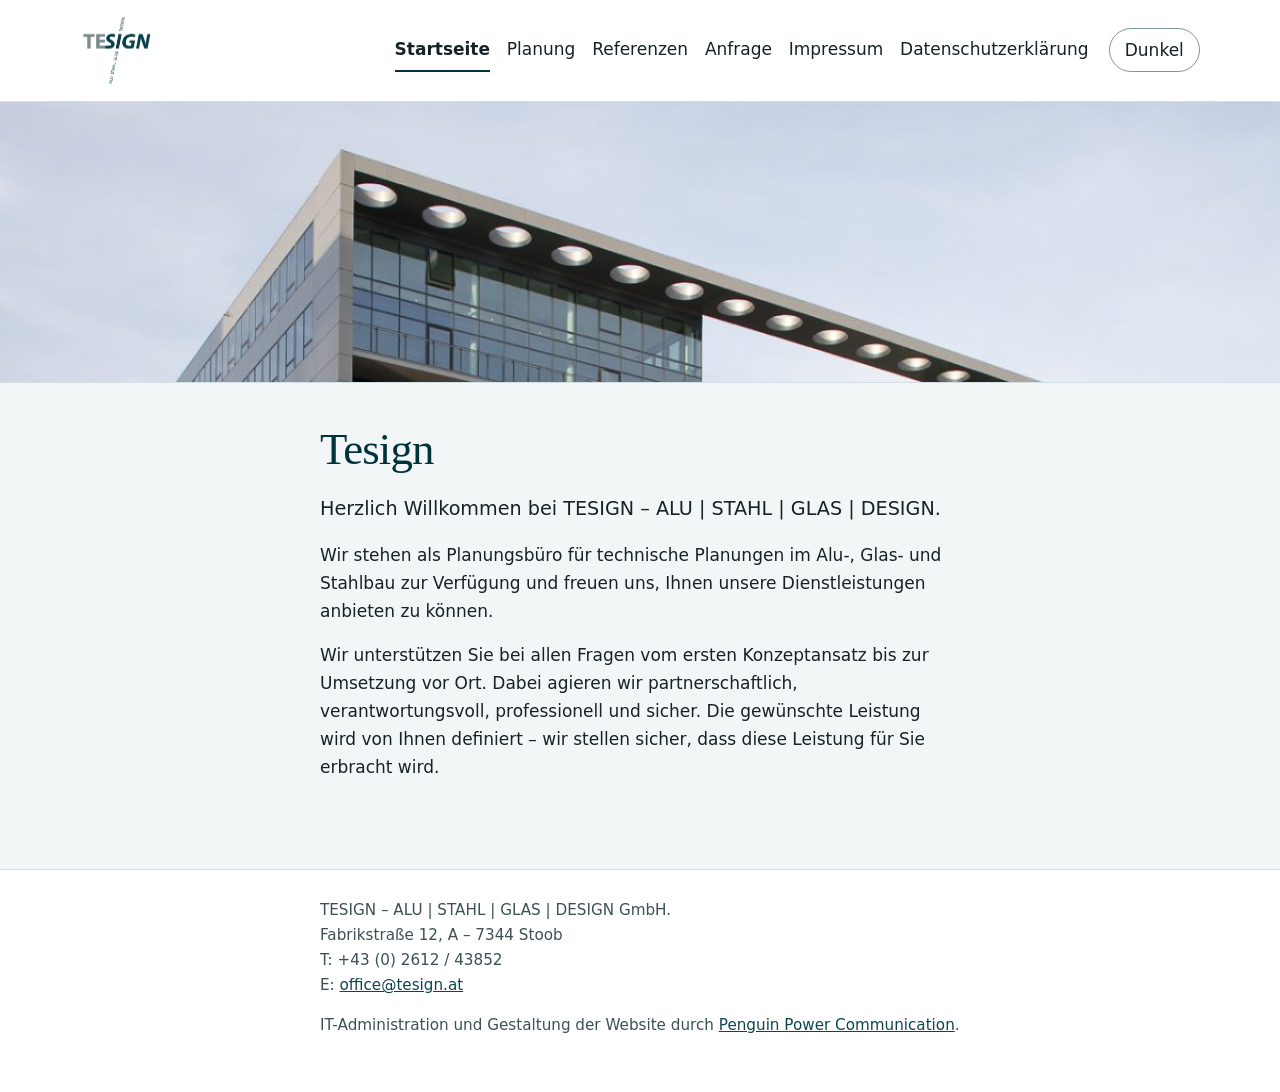
<file: index.html>
<!DOCTYPE html>
<html lang="de">
<head>
  <meta charset="utf-8">
  <meta name="viewport" content="width=device-width, initial-scale=1">
  <meta name="referrer" content="strict-origin-when-cross-origin">
  <meta http-equiv="Content-Security-Policy" content="default-src 'self'; script-src 'self'; style-src 'self'; img-src 'self'; font-src 'self'; connect-src 'self'; media-src 'none'; object-src 'none'; base-uri 'self'; form-action 'none'; frame-src 'none'">
  <title>Tesign – Alu Stahl Glas Design</title>
  <meta name="description" content="Planungsbüro für technische Planungen im Alu-, Glas- und Stahlbau.">
  <link rel="icon" href="bilder/favicon.png" type="image/png">
  <script src="theme.js"></script>
  <link rel="stylesheet" href="styles.css">
</head>
<body>
  <a class="skip" href="#inhalt">Zum Inhalt</a>
  <header class="site-header">
    <div class="header-inner">
      <a class="brand" href="index.html">
        <img class="logo-light" src="bilder/logo.jpg" width="591" height="591" alt="Tesign. Alu, Stahl, Glas, Design.">
        <img class="logo-dark" src="bilder/logo-dark.png" width="591" height="591" alt="Tesign. Alu, Stahl, Glas, Design.">
      </a>
      <div class="header-tools">
        <nav aria-label="Hauptnavigation">
          <ul class="nav-list">
            <li><a href="index.html" aria-current="page">Startseite</a></li>
            <li><a href="planung.html">Planung</a></li>
            <li><a href="referenzen.html">Referenzen</a></li>
            <li><a href="anfrage.html">Anfrage</a></li>
            <li><a href="impressum.html">Impressum</a></li>
            <li><a href="datenschutz.html">Datenschutzerklärung</a></li>
          </ul>
        </nav>
        <button type="button" class="theme-toggle" id="theme-toggle" aria-pressed="false" aria-label="Dunkles Design verwenden">Dunkel</button>
      </div>
    </div>
  </header>
  <noscript><p class="noscript">Ohne JavaScript folgt die Darstellung der Einstellung Ihres Systems.</p></noscript>
  <main id="inhalt">
  <figure class="banner">
    <img src="bilder/start.jpg" width="1200" height="263" alt="Glasfassade eines Gebäudes mit runden Öffnungen in der Dachuntersicht.">
  </figure>
  <div class="wrap prose">
    <h1>Tesign</h1>
    <p class="lead">Herzlich Willkommen bei TESIGN – ALU | STAHL | GLAS | DESIGN.</p>
    <p>Wir stehen als Planungsbüro für technische Planungen im Alu-, Glas- und Stahlbau zur Verfügung und freuen uns, Ihnen unsere Dienstleistungen anbieten zu können.</p>
    <p>Wir unterstützen Sie bei allen Fragen vom ersten Konzeptansatz bis zur Umsetzung vor Ort. Dabei agieren wir partnerschaftlich, verantwortungsvoll, professionell und sicher. Die gewünschte Leistung wird von Ihnen definiert – wir stellen sicher, dass diese Leistung für Sie erbracht wird.</p>
  </div>
  </main>
  <footer class="site-footer">
    <div class="wrap">
      <p>TESIGN – ALU | STAHL | GLAS | DESIGN GmbH.<br>
        Fabrikstraße 12, A – 7344 Stoob<br>
        T: +43 (0) 2612 / 43852<br>
        E: <a href="mailto:office@tesign.at">office@tesign.at</a></p>
      <p class="credit">IT-Administration und Gestaltung der Website durch <a href="https://ppc.at">Penguin Power Communication</a>.</p>
    </div>
  </footer>
</body>
</html>
</file>
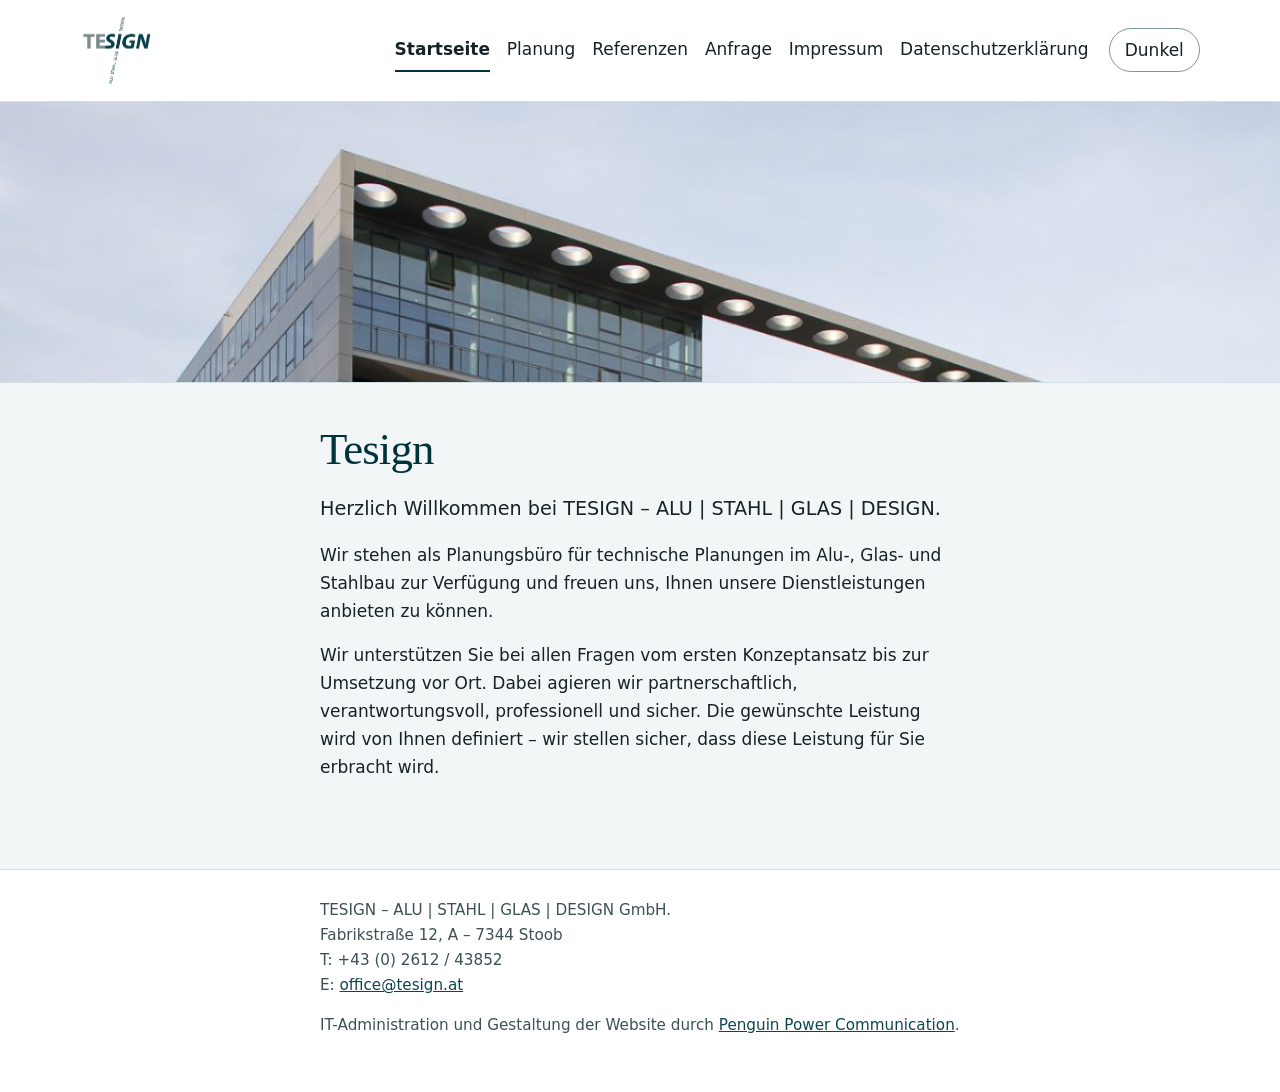
<file: theweb/index.html>
<!DOCTYPE html>
<html lang="de">
<head>
  <meta charset="utf-8">
  <meta name="viewport" content="width=device-width, initial-scale=1">
  <meta name="referrer" content="strict-origin-when-cross-origin">
  <meta http-equiv="Content-Security-Policy" content="default-src 'self'; script-src 'self'; style-src 'self'; img-src 'self'; font-src 'self'; connect-src 'self'; media-src 'none'; object-src 'none'; child-src 'none'; worker-src 'none'; manifest-src 'none'; base-uri 'self'; form-action 'none'; frame-src 'none'; upgrade-insecure-requests">
  <meta http-equiv="X-Content-Type-Options" content="nosniff">
  <title>Tesign – Alu Stahl Glas Design</title>
  <meta name="description" content="Planungsbüro für technische Planungen im Alu-, Glas- und Stahlbau.">
  <link rel="icon" href="bilder/favicon.png" type="image/png">
  <script src="theme.js"></script>
  <link rel="stylesheet" href="styles.css">
</head>
<body>
  <a class="skip" href="#inhalt">Zum Inhalt</a>
  <header class="site-header">
    <div class="header-inner">
      <a class="brand" href="index.html">
        <img class="logo-light" src="bilder/logo.jpg" width="591" height="591" alt="Tesign. Alu, Stahl, Glas, Design.">
        <img class="logo-dark" src="bilder/logo-dark.png" width="591" height="591" alt="Tesign. Alu, Stahl, Glas, Design.">
      </a>
      <div class="header-tools">
        <nav aria-label="Hauptnavigation">
          <ul class="nav-list">
            <li><a href="index.html" aria-current="page">Startseite</a></li>
            <li><a href="planung.html">Planung</a></li>
            <li><a href="referenzen.html">Referenzen</a></li>
            <li><a href="anfrage.html">Anfrage</a></li>
            <li><a href="impressum.html">Impressum</a></li>
            <li><a href="datenschutz.html">Datenschutzerklärung</a></li>
          </ul>
        </nav>
        <button type="button" class="theme-toggle" id="theme-toggle" aria-pressed="false" aria-label="Dunkles Design verwenden">Dunkel</button>
      </div>
    </div>
  </header>
  <noscript><p class="noscript">Ohne JavaScript folgt die Darstellung der Einstellung Ihres Systems.</p></noscript>
  <main id="inhalt">
  <figure class="banner">
    <img src="bilder/start.jpg" width="1200" height="263" alt="Glasfassade eines Gebäudes mit runden Öffnungen in der Dachuntersicht.">
  </figure>
  <div class="wrap prose">
    <h1>Tesign</h1>
    <p class="lead">Herzlich Willkommen bei TESIGN – ALU | STAHL | GLAS | DESIGN.</p>
    <p>Wir stehen als Planungsbüro für technische Planungen im Alu-, Glas- und Stahlbau zur Verfügung und freuen uns, Ihnen unsere Dienstleistungen anbieten zu können.</p>
    <p>Wir unterstützen Sie bei allen Fragen vom ersten Konzeptansatz bis zur Umsetzung vor Ort. Dabei agieren wir partnerschaftlich, verantwortungsvoll, professionell und sicher. Die gewünschte Leistung wird von Ihnen definiert – wir stellen sicher, dass diese Leistung für Sie erbracht wird.</p>
  </div>
  </main>
  <footer class="site-footer">
    <div class="wrap">
      <p>TESIGN – ALU | STAHL | GLAS | DESIGN GmbH.<br>
        Fabrikstraße 12, A – 7344 Stoob<br>
        T: +43 (0) 2612 / 43852<br>
        E: <a href="mailto:office@tesign.at">office@tesign.at</a></p>
      <p class="credit">IT-Administration und Gestaltung der Website durch <a href="https://ppc.at" rel="noopener noreferrer" referrerpolicy="strict-origin-when-cross-origin">Penguin Power Communication</a>.</p>
    </div>
  </footer>
</body>
</html>
</file>
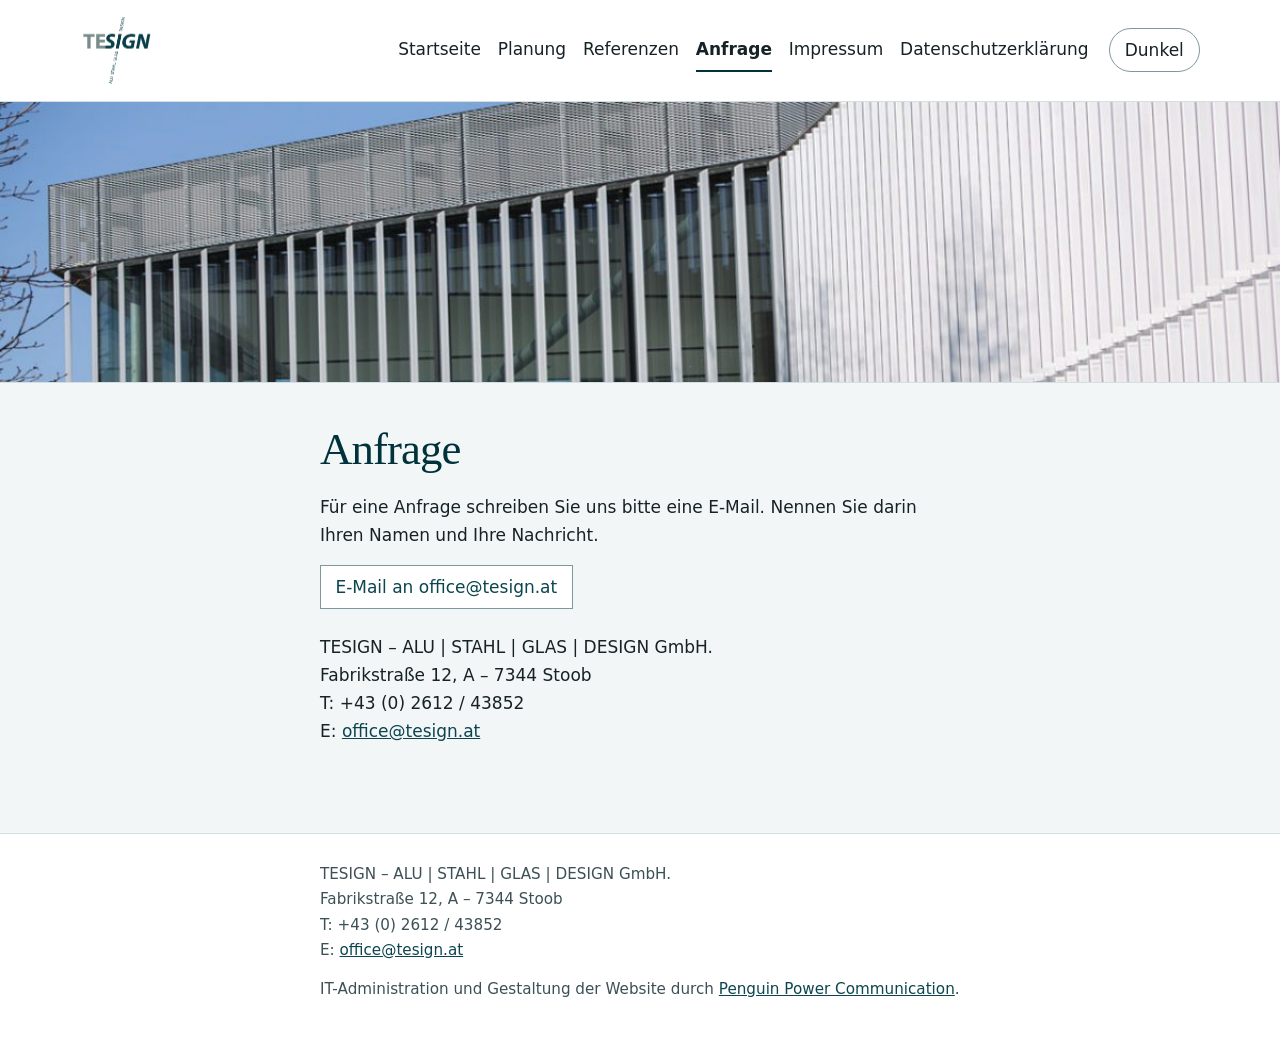
<file: anfrage.html>
<!DOCTYPE html>
<html lang="de">
<head>
  <meta charset="utf-8">
  <meta name="viewport" content="width=device-width, initial-scale=1">
  <meta name="referrer" content="strict-origin-when-cross-origin">
  <meta http-equiv="Content-Security-Policy" content="default-src 'self'; script-src 'self'; style-src 'self'; img-src 'self'; font-src 'self'; connect-src 'self'; media-src 'none'; object-src 'none'; base-uri 'self'; form-action 'none'; frame-src 'none'">
  <title>Anfrage – Tesign</title>
  <meta name="description" content="Planungsbüro für technische Planungen im Alu-, Glas- und Stahlbau.">
  <link rel="icon" href="bilder/favicon.png" type="image/png">
  <script src="theme.js"></script>
  <link rel="stylesheet" href="styles.css">
</head>
<body>
  <a class="skip" href="#inhalt">Zum Inhalt</a>
  <header class="site-header">
    <div class="header-inner">
      <a class="brand" href="index.html">
        <img class="logo-light" src="bilder/logo.jpg" width="591" height="591" alt="Tesign. Alu, Stahl, Glas, Design.">
        <img class="logo-dark" src="bilder/logo-dark.png" width="591" height="591" alt="Tesign. Alu, Stahl, Glas, Design.">
      </a>
      <div class="header-tools">
        <nav aria-label="Hauptnavigation">
          <ul class="nav-list">
            <li><a href="index.html">Startseite</a></li>
            <li><a href="planung.html">Planung</a></li>
            <li><a href="referenzen.html">Referenzen</a></li>
            <li><a href="anfrage.html" aria-current="page">Anfrage</a></li>
            <li><a href="impressum.html">Impressum</a></li>
            <li><a href="datenschutz.html">Datenschutzerklärung</a></li>
          </ul>
        </nav>
        <button type="button" class="theme-toggle" id="theme-toggle" aria-pressed="false" aria-label="Dunkles Design verwenden">Dunkel</button>
      </div>
    </div>
  </header>
  <noscript><p class="noscript">Ohne JavaScript folgt die Darstellung der Einstellung Ihres Systems.</p></noscript>
  <main id="inhalt">
  <figure class="banner">
    <img src="bilder/anfrage.jpg" width="1200" height="263" alt="Fassade mit Glas, vertikalen Metalllamellen und Lochblech.">
  </figure>
  <div class="wrap prose">
    <h1>Anfrage</h1>
    <p>Für eine Anfrage schreiben Sie uns bitte eine E-Mail. Nennen Sie darin Ihren Namen und Ihre Nachricht.</p>
    <p><a class="mail-link" href="mailto:office@tesign.at?subject=Anfrage%20an%20Tesign&amp;body=Name%3A%0A%0ANachricht%3A%0A">E-Mail an office@tesign.at</a></p>
    <address class="contact-block">
      TESIGN – ALU | STAHL | GLAS | DESIGN GmbH.<br>
      Fabrikstraße 12, A – 7344 Stoob<br>
      T: +43 (0) 2612 / 43852<br>
      E: <a href="mailto:office@tesign.at">office@tesign.at</a>
    </address>
  </div>
  </main>
  <footer class="site-footer">
    <div class="wrap">
      <p>TESIGN – ALU | STAHL | GLAS | DESIGN GmbH.<br>
        Fabrikstraße 12, A – 7344 Stoob<br>
        T: +43 (0) 2612 / 43852<br>
        E: <a href="mailto:office@tesign.at">office@tesign.at</a></p>
      <p class="credit">IT-Administration und Gestaltung der Website durch <a href="https://ppc.at">Penguin Power Communication</a>.</p>
    </div>
  </footer>
</body>
</html>
</file>
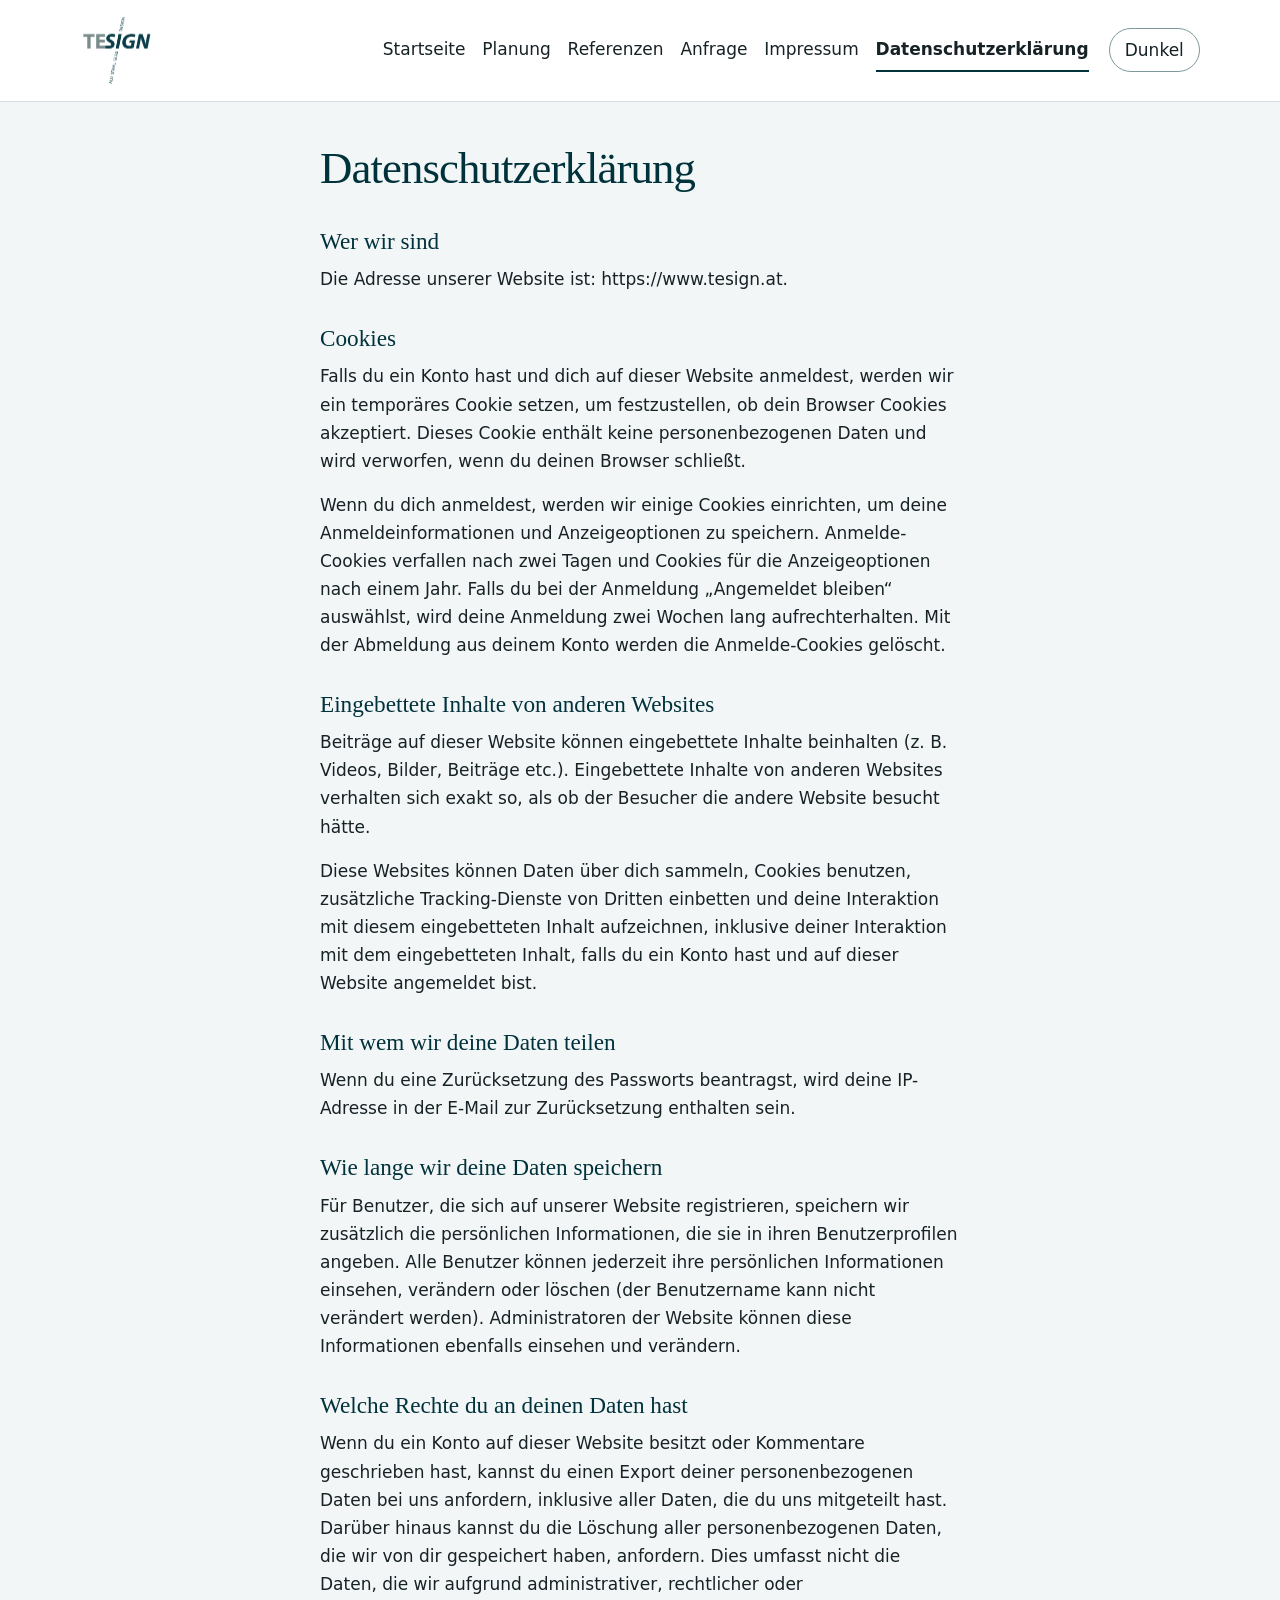
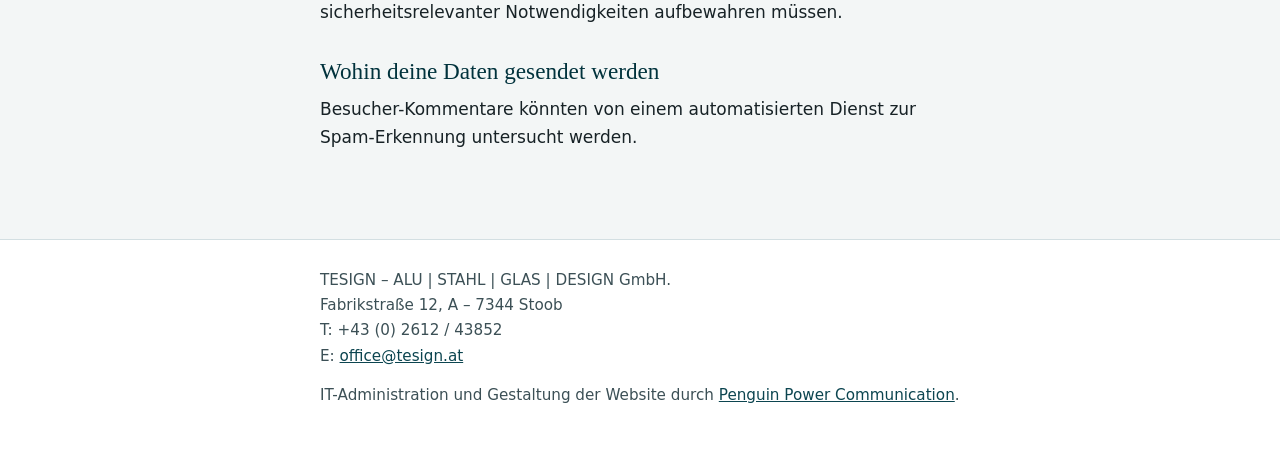
<file: datenschutz.html>
<!DOCTYPE html>
<html lang="de">
<head>
  <meta charset="utf-8">
  <meta name="viewport" content="width=device-width, initial-scale=1">
  <meta name="referrer" content="strict-origin-when-cross-origin">
  <meta http-equiv="Content-Security-Policy" content="default-src 'self'; script-src 'self'; style-src 'self'; img-src 'self'; font-src 'self'; connect-src 'self'; media-src 'none'; object-src 'none'; base-uri 'self'; form-action 'none'; frame-src 'none'">
  <title>Datenschutzerklärung – Tesign</title>
  <meta name="description" content="Datenschutzerklärung der Website tesign.at.">
  <link rel="icon" href="bilder/favicon.png" type="image/png">
  <script src="theme.js"></script>
  <link rel="stylesheet" href="styles.css">
</head>
<body>
  <a class="skip" href="#inhalt">Zum Inhalt</a>
  <header class="site-header">
    <div class="header-inner">
      <a class="brand" href="index.html">
        <img class="logo-light" src="bilder/logo.jpg" width="591" height="591" alt="Tesign. Alu, Stahl, Glas, Design.">
        <img class="logo-dark" src="bilder/logo-dark.png" width="591" height="591" alt="Tesign. Alu, Stahl, Glas, Design.">
      </a>
      <div class="header-tools">
        <nav aria-label="Hauptnavigation">
          <ul class="nav-list">
            <li><a href="index.html">Startseite</a></li>
            <li><a href="planung.html">Planung</a></li>
            <li><a href="referenzen.html">Referenzen</a></li>
            <li><a href="anfrage.html">Anfrage</a></li>
            <li><a href="impressum.html">Impressum</a></li>
            <li><a href="datenschutz.html" aria-current="page">Datenschutzerklärung</a></li>
          </ul>
        </nav>
        <button type="button" class="theme-toggle" id="theme-toggle" aria-pressed="false" aria-label="Dunkles Design verwenden">Dunkel</button>
      </div>
    </div>
  </header>
  <noscript><p class="noscript">Ohne JavaScript folgt die Darstellung der Einstellung Ihres Systems.</p></noscript>
  <main id="inhalt">
  <div class="wrap prose">
    <h1>Datenschutzerklärung</h1>
    <h2>Wer wir sind</h2>
    <p>Die Adresse unserer Website ist: https://www.tesign.at.</p>
    <h2>Cookies</h2>
    <p>Falls du ein Konto hast und dich auf dieser Website anmeldest, werden wir ein temporäres Cookie setzen, um festzustellen, ob dein Browser Cookies akzeptiert. Dieses Cookie enthält keine personenbezogenen Daten und wird verworfen, wenn du deinen Browser schließt.</p>
    <p>Wenn du dich anmeldest, werden wir einige Cookies einrichten, um deine Anmeldeinformationen und Anzeigeoptionen zu speichern. Anmelde-Cookies verfallen nach zwei Tagen und Cookies für die Anzeigeoptionen nach einem Jahr. Falls du bei der Anmeldung „Angemeldet bleiben“ auswählst, wird deine Anmeldung zwei Wochen lang aufrechterhalten. Mit der Abmeldung aus deinem Konto werden die Anmelde-Cookies gelöscht.</p>
    <h2>Eingebettete Inhalte von anderen Websites</h2>
    <p>Beiträge auf dieser Website können eingebettete Inhalte beinhalten (z. B. Videos, Bilder, Beiträge etc.). Eingebettete Inhalte von anderen Websites verhalten sich exakt so, als ob der Besucher die andere Website besucht hätte.</p>
    <p>Diese Websites können Daten über dich sammeln, Cookies benutzen, zusätzliche Tracking-Dienste von Dritten einbetten und deine Interaktion mit diesem eingebetteten Inhalt aufzeichnen, inklusive deiner Interaktion mit dem eingebetteten Inhalt, falls du ein Konto hast und auf dieser Website angemeldet bist.</p>
    <h2>Mit wem wir deine Daten teilen</h2>
    <p>Wenn du eine Zurücksetzung des Passworts beantragst, wird deine IP-Adresse in der E-Mail zur Zurücksetzung enthalten sein.</p>
    <h2>Wie lange wir deine Daten speichern</h2>
    <p>Für Benutzer, die sich auf unserer Website registrieren, speichern wir zusätzlich die persönlichen Informationen, die sie in ihren Benutzerprofilen angeben. Alle Benutzer können jederzeit ihre persönlichen Informationen einsehen, verändern oder löschen (der Benutzername kann nicht verändert werden). Administratoren der Website können diese Informationen ebenfalls einsehen und verändern.</p>
    <h2>Welche Rechte du an deinen Daten hast</h2>
    <p>Wenn du ein Konto auf dieser Website besitzt oder Kommentare geschrieben hast, kannst du einen Export deiner personenbezogenen Daten bei uns anfordern, inklusive aller Daten, die du uns mitgeteilt hast. Darüber hinaus kannst du die Löschung aller personenbezogenen Daten, die wir von dir gespeichert haben, anfordern. Dies umfasst nicht die Daten, die wir aufgrund administrativer, rechtlicher oder sicherheitsrelevanter Notwendigkeiten aufbewahren müssen.</p>
    <h2>Wohin deine Daten gesendet werden</h2>
    <p>Besucher-Kommentare könnten von einem automatisierten Dienst zur Spam-Erkennung untersucht werden.</p>
  </div>
  </main>
  <footer class="site-footer">
    <div class="wrap">
      <p>TESIGN – ALU | STAHL | GLAS | DESIGN GmbH.<br>
        Fabrikstraße 12, A – 7344 Stoob<br>
        T: +43 (0) 2612 / 43852<br>
        E: <a href="mailto:office@tesign.at">office@tesign.at</a></p>
      <p class="credit">IT-Administration und Gestaltung der Website durch <a href="https://ppc.at">Penguin Power Communication</a>.</p>
    </div>
  </footer>
</body>
</html>
</file>
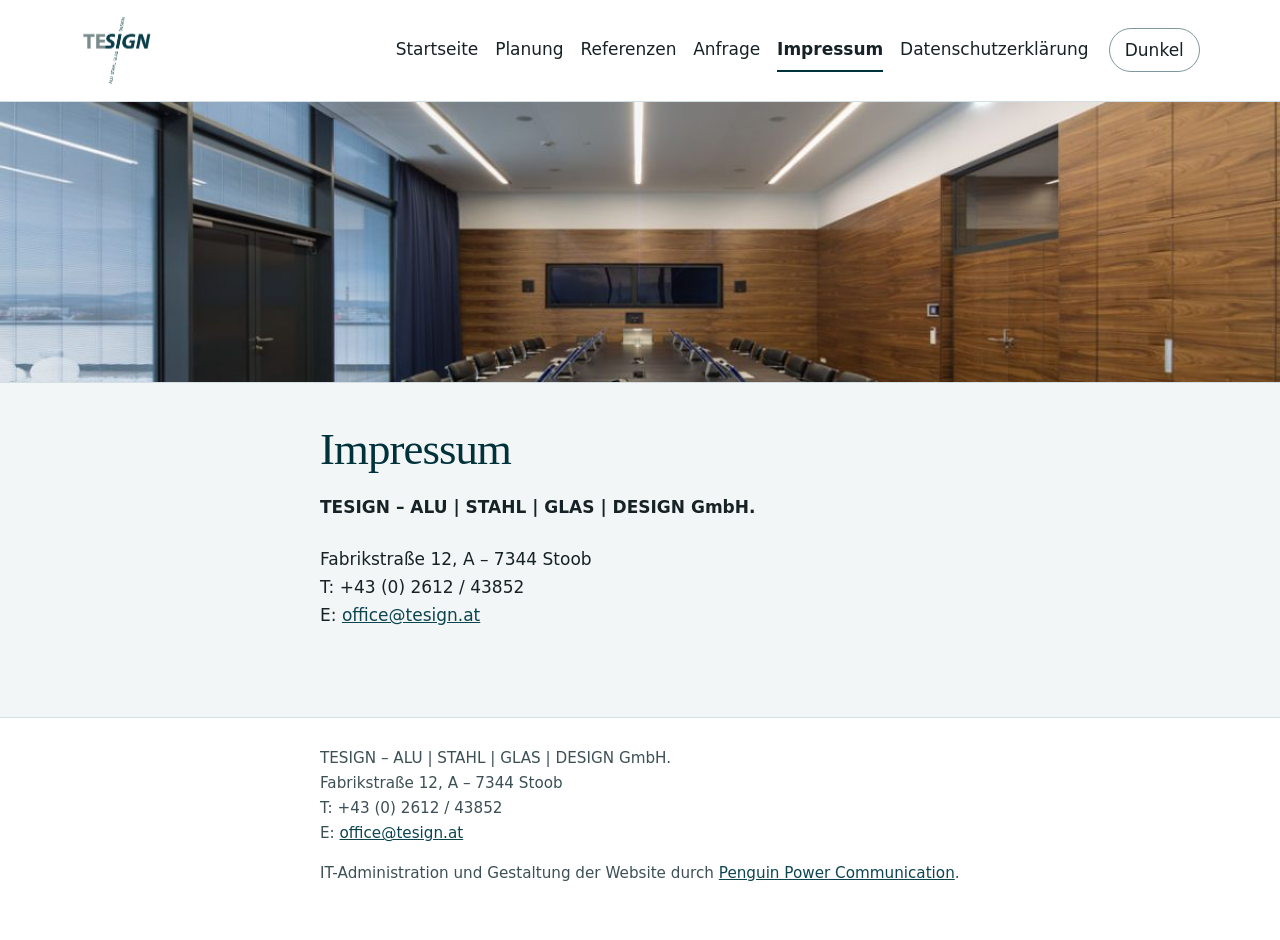
<file: impressum.html>
<!DOCTYPE html>
<html lang="de">
<head>
  <meta charset="utf-8">
  <meta name="viewport" content="width=device-width, initial-scale=1">
  <meta name="referrer" content="strict-origin-when-cross-origin">
  <meta http-equiv="Content-Security-Policy" content="default-src 'self'; script-src 'self'; style-src 'self'; img-src 'self'; font-src 'self'; connect-src 'self'; media-src 'none'; object-src 'none'; base-uri 'self'; form-action 'none'; frame-src 'none'">
  <title>Impressum – Tesign</title>
  <meta name="description" content="Planungsbüro für technische Planungen im Alu-, Glas- und Stahlbau.">
  <link rel="icon" href="bilder/favicon.png" type="image/png">
  <script src="theme.js"></script>
  <link rel="stylesheet" href="styles.css">
</head>
<body>
  <a class="skip" href="#inhalt">Zum Inhalt</a>
  <header class="site-header">
    <div class="header-inner">
      <a class="brand" href="index.html">
        <img class="logo-light" src="bilder/logo.jpg" width="591" height="591" alt="Tesign. Alu, Stahl, Glas, Design.">
        <img class="logo-dark" src="bilder/logo-dark.png" width="591" height="591" alt="Tesign. Alu, Stahl, Glas, Design.">
      </a>
      <div class="header-tools">
        <nav aria-label="Hauptnavigation">
          <ul class="nav-list">
            <li><a href="index.html">Startseite</a></li>
            <li><a href="planung.html">Planung</a></li>
            <li><a href="referenzen.html">Referenzen</a></li>
            <li><a href="anfrage.html">Anfrage</a></li>
            <li><a href="impressum.html" aria-current="page">Impressum</a></li>
            <li><a href="datenschutz.html">Datenschutzerklärung</a></li>
          </ul>
        </nav>
        <button type="button" class="theme-toggle" id="theme-toggle" aria-pressed="false" aria-label="Dunkles Design verwenden">Dunkel</button>
      </div>
    </div>
  </header>
  <noscript><p class="noscript">Ohne JavaScript folgt die Darstellung der Einstellung Ihres Systems.</p></noscript>
  <main id="inhalt">
  <figure class="banner">
    <img src="bilder/impressum.jpg" width="1200" height="263" alt="Konferenzraum mit Holzverkleidung und großer Fensterfront.">
  </figure>
  <div class="wrap prose">
    <h1>Impressum</h1>
    <p><strong>TESIGN – ALU | STAHL | GLAS | DESIGN GmbH.</strong></p>
    <address class="contact-block">
      Fabrikstraße 12, A – 7344 Stoob<br>
      T: +43 (0) 2612 / 43852<br>
      E: <a href="mailto:office@tesign.at">office@tesign.at</a>
    </address>
  </div>
  </main>
  <footer class="site-footer">
    <div class="wrap">
      <p>TESIGN – ALU | STAHL | GLAS | DESIGN GmbH.<br>
        Fabrikstraße 12, A – 7344 Stoob<br>
        T: +43 (0) 2612 / 43852<br>
        E: <a href="mailto:office@tesign.at">office@tesign.at</a></p>
      <p class="credit">IT-Administration und Gestaltung der Website durch <a href="https://ppc.at">Penguin Power Communication</a>.</p>
    </div>
  </footer>
</body>
</html>
</file>
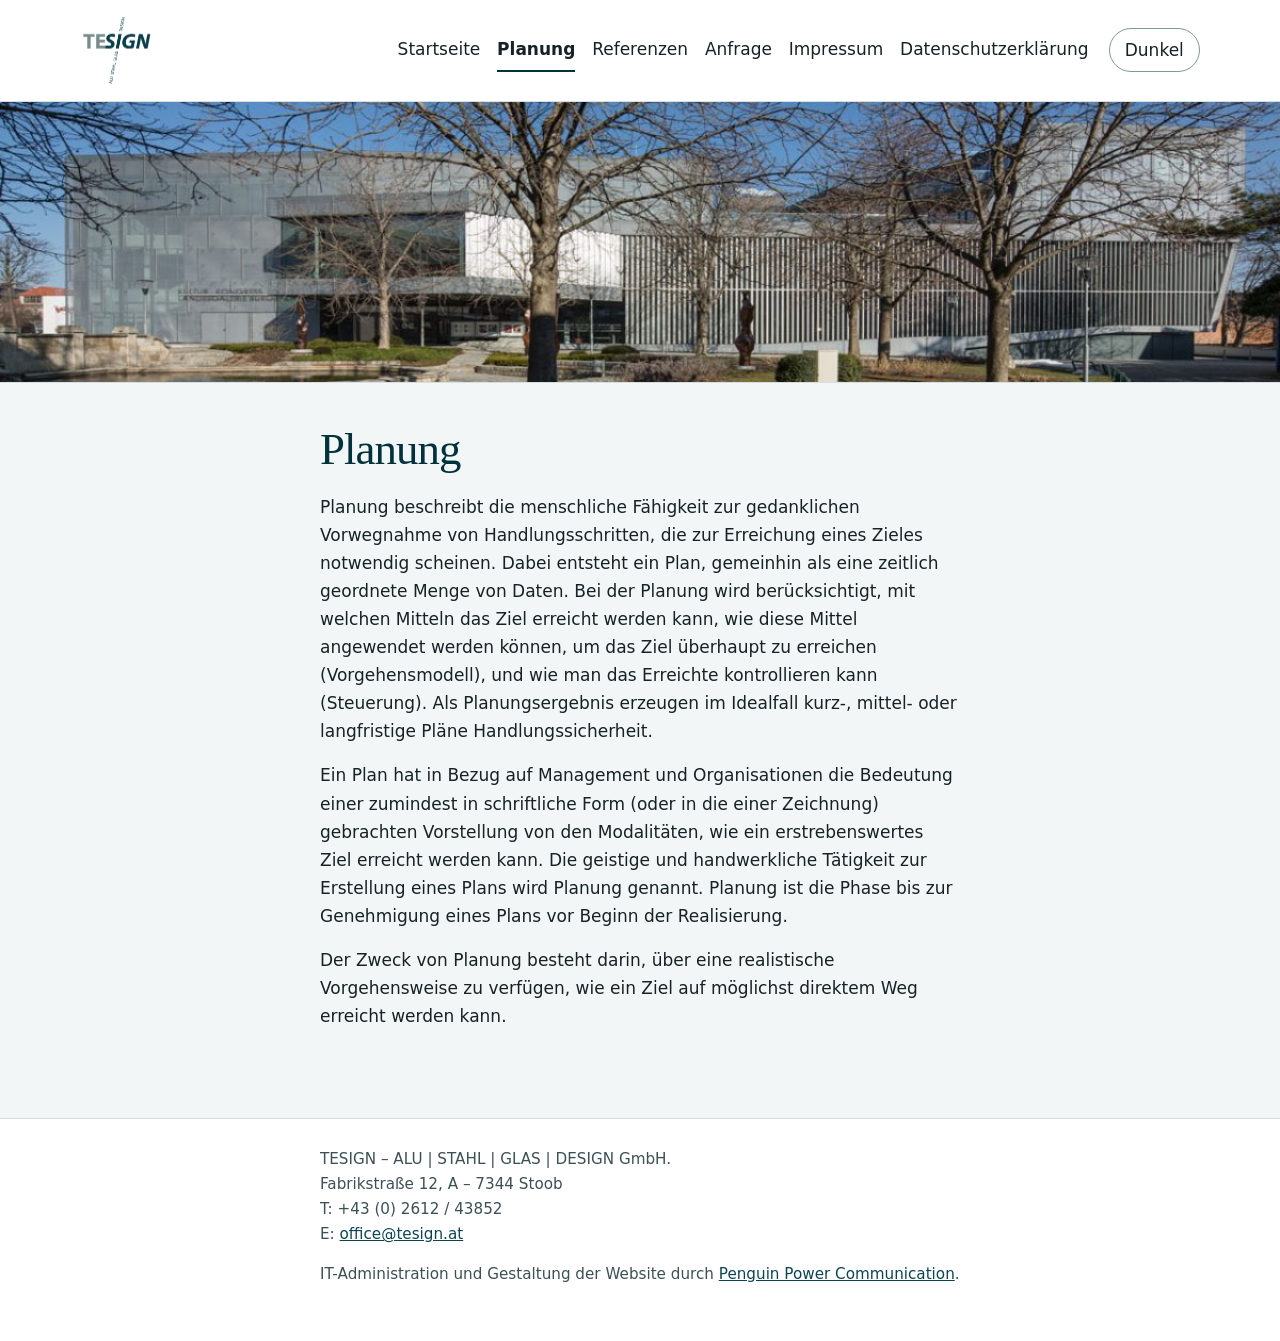
<file: planung.html>
<!DOCTYPE html>
<html lang="de">
<head>
  <meta charset="utf-8">
  <meta name="viewport" content="width=device-width, initial-scale=1">
  <meta name="referrer" content="strict-origin-when-cross-origin">
  <meta http-equiv="Content-Security-Policy" content="default-src 'self'; script-src 'self'; style-src 'self'; img-src 'self'; font-src 'self'; connect-src 'self'; media-src 'none'; object-src 'none'; base-uri 'self'; form-action 'none'; frame-src 'none'">
  <title>Planung – Tesign</title>
  <meta name="description" content="Planungsbüro für technische Planungen im Alu-, Glas- und Stahlbau.">
  <link rel="icon" href="bilder/favicon.png" type="image/png">
  <script src="theme.js"></script>
  <link rel="stylesheet" href="styles.css">
</head>
<body>
  <a class="skip" href="#inhalt">Zum Inhalt</a>
  <header class="site-header">
    <div class="header-inner">
      <a class="brand" href="index.html">
        <img class="logo-light" src="bilder/logo.jpg" width="591" height="591" alt="Tesign. Alu, Stahl, Glas, Design.">
        <img class="logo-dark" src="bilder/logo-dark.png" width="591" height="591" alt="Tesign. Alu, Stahl, Glas, Design.">
      </a>
      <div class="header-tools">
        <nav aria-label="Hauptnavigation">
          <ul class="nav-list">
            <li><a href="index.html">Startseite</a></li>
            <li><a href="planung.html" aria-current="page">Planung</a></li>
            <li><a href="referenzen.html">Referenzen</a></li>
            <li><a href="anfrage.html">Anfrage</a></li>
            <li><a href="impressum.html">Impressum</a></li>
            <li><a href="datenschutz.html">Datenschutzerklärung</a></li>
          </ul>
        </nav>
        <button type="button" class="theme-toggle" id="theme-toggle" aria-pressed="false" aria-label="Dunkles Design verwenden">Dunkel</button>
      </div>
    </div>
  </header>
  <noscript><p class="noscript">Ohne JavaScript folgt die Darstellung der Einstellung Ihres Systems.</p></noscript>
  <main id="inhalt">
  <figure class="banner">
    <img src="bilder/planung.jpg" width="1200" height="263" alt="Gebäude mit Metallfassade, davor Bäume und Skulpturen.">
  </figure>
  <div class="wrap prose">
    <h1>Planung</h1>
    <p>Planung beschreibt die menschliche Fähigkeit zur gedanklichen Vorwegnahme von Handlungsschritten, die zur Erreichung eines Zieles notwendig scheinen. Dabei entsteht ein Plan, gemeinhin als eine zeitlich geordnete Menge von Daten. Bei der Planung wird berücksichtigt, mit welchen Mitteln das Ziel erreicht werden kann, wie diese Mittel angewendet werden können, um das Ziel überhaupt zu erreichen (Vorgehensmodell), und wie man das Erreichte kontrollieren kann (Steuerung). Als Planungsergebnis erzeugen im Idealfall kurz-, mittel- oder langfristige Pläne Handlungssicherheit.</p>
    <p>Ein Plan hat in Bezug auf Management und Organisationen die Bedeutung einer zumindest in schriftliche Form (oder in die einer Zeichnung) gebrachten Vorstellung von den Modalitäten, wie ein erstrebenswertes Ziel erreicht werden kann. Die geistige und handwerkliche Tätigkeit zur Erstellung eines Plans wird Planung genannt. Planung ist die Phase bis zur Genehmigung eines Plans vor Beginn der Realisierung.</p>
    <p>Der Zweck von Planung besteht darin, über eine realistische Vorgehensweise zu verfügen, wie ein Ziel auf möglichst direktem Weg erreicht werden kann.</p>
  </div>
  </main>
  <footer class="site-footer">
    <div class="wrap">
      <p>TESIGN – ALU | STAHL | GLAS | DESIGN GmbH.<br>
        Fabrikstraße 12, A – 7344 Stoob<br>
        T: +43 (0) 2612 / 43852<br>
        E: <a href="mailto:office@tesign.at">office@tesign.at</a></p>
      <p class="credit">IT-Administration und Gestaltung der Website durch <a href="https://ppc.at">Penguin Power Communication</a>.</p>
    </div>
  </footer>
</body>
</html>
</file>
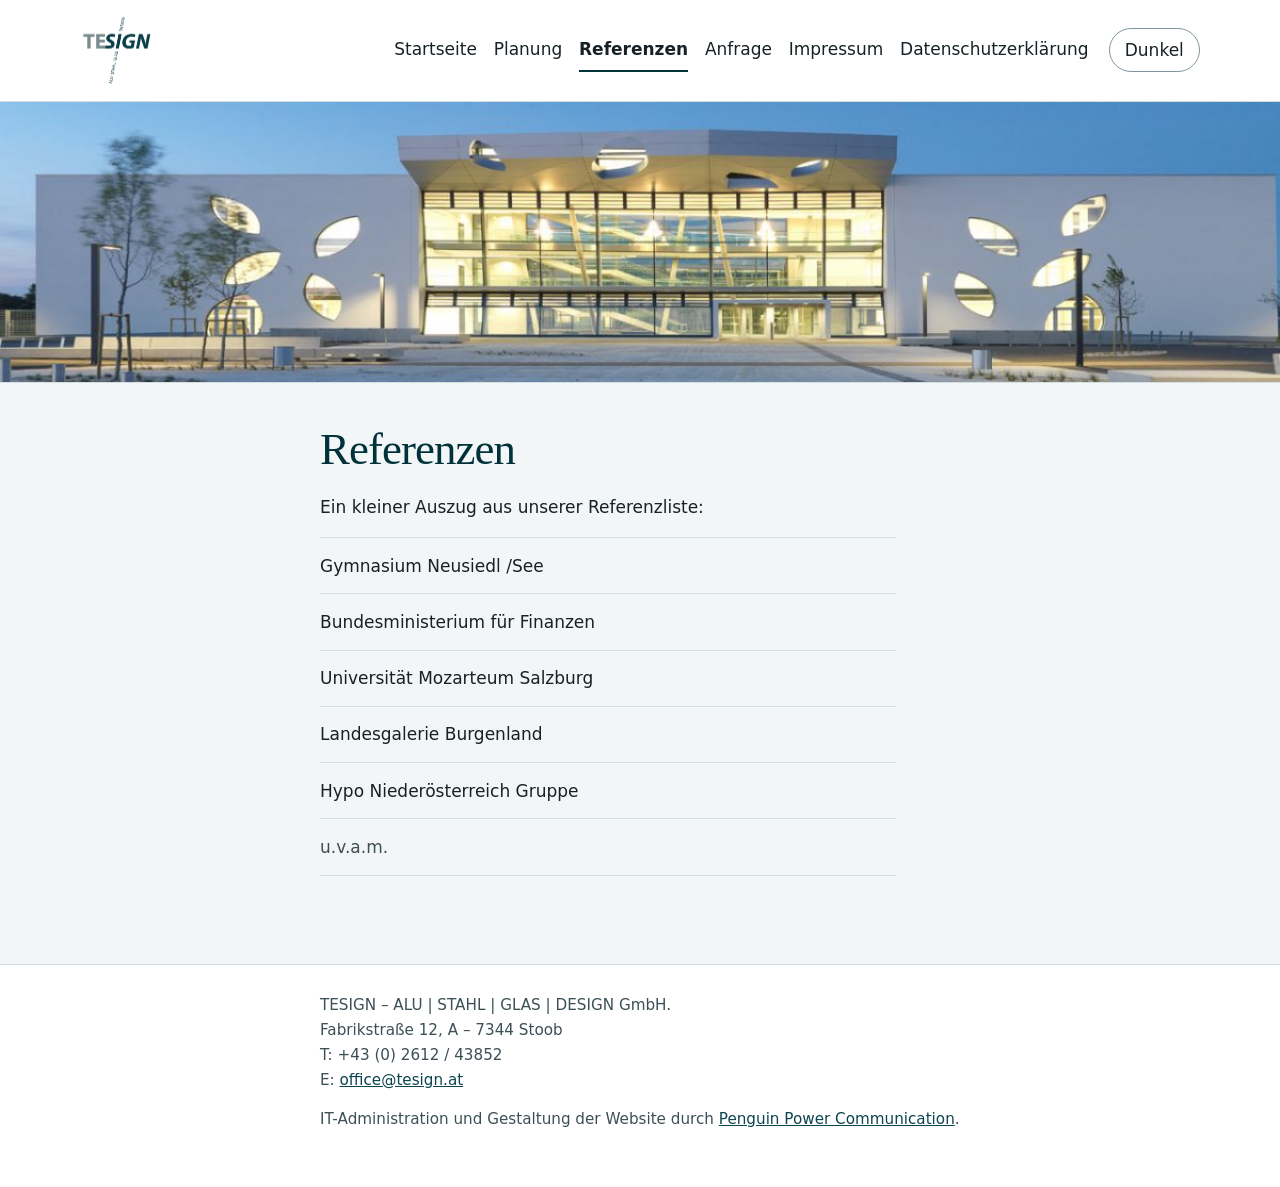
<file: referenzen.html>
<!DOCTYPE html>
<html lang="de">
<head>
  <meta charset="utf-8">
  <meta name="viewport" content="width=device-width, initial-scale=1">
  <meta name="referrer" content="strict-origin-when-cross-origin">
  <meta http-equiv="Content-Security-Policy" content="default-src 'self'; script-src 'self'; style-src 'self'; img-src 'self'; font-src 'self'; connect-src 'self'; media-src 'none'; object-src 'none'; base-uri 'self'; form-action 'none'; frame-src 'none'">
  <title>Referenzen – Tesign</title>
  <meta name="description" content="Planungsbüro für technische Planungen im Alu-, Glas- und Stahlbau.">
  <link rel="icon" href="bilder/favicon.png" type="image/png">
  <script src="theme.js"></script>
  <link rel="stylesheet" href="styles.css">
</head>
<body>
  <a class="skip" href="#inhalt">Zum Inhalt</a>
  <header class="site-header">
    <div class="header-inner">
      <a class="brand" href="index.html">
        <img class="logo-light" src="bilder/logo.jpg" width="591" height="591" alt="Tesign. Alu, Stahl, Glas, Design.">
        <img class="logo-dark" src="bilder/logo-dark.png" width="591" height="591" alt="Tesign. Alu, Stahl, Glas, Design.">
      </a>
      <div class="header-tools">
        <nav aria-label="Hauptnavigation">
          <ul class="nav-list">
            <li><a href="index.html">Startseite</a></li>
            <li><a href="planung.html">Planung</a></li>
            <li><a href="referenzen.html" aria-current="page">Referenzen</a></li>
            <li><a href="anfrage.html">Anfrage</a></li>
            <li><a href="impressum.html">Impressum</a></li>
            <li><a href="datenschutz.html">Datenschutzerklärung</a></li>
          </ul>
        </nav>
        <button type="button" class="theme-toggle" id="theme-toggle" aria-pressed="false" aria-label="Dunkles Design verwenden">Dunkel</button>
      </div>
    </div>
  </header>
  <noscript><p class="noscript">Ohne JavaScript folgt die Darstellung der Einstellung Ihres Systems.</p></noscript>
  <main id="inhalt">
  <figure class="banner">
    <img src="bilder/referenzen.jpg" width="1200" height="263" alt="Weißes Gebäude mit geschwungenen Fensteröffnungen und beleuchteter Glasfront.">
  </figure>
  <div class="wrap prose">
    <h1>Referenzen</h1>
    <p>Ein kleiner Auszug aus unserer Referenzliste:</p>
    <ul class="refs">
      <li>Gymnasium Neusiedl /See</li>
      <li>Bundesministerium für Finanzen</li>
      <li>Universität Mozarteum Salzburg</li>
      <li>Landesgalerie Burgenland</li>
      <li>Hypo Niederösterreich Gruppe</li>
      <li class="more">u.v.a.m.</li>
    </ul>
  </div>
  </main>
  <footer class="site-footer">
    <div class="wrap">
      <p>TESIGN – ALU | STAHL | GLAS | DESIGN GmbH.<br>
        Fabrikstraße 12, A – 7344 Stoob<br>
        T: +43 (0) 2612 / 43852<br>
        E: <a href="mailto:office@tesign.at">office@tesign.at</a></p>
      <p class="credit">IT-Administration und Gestaltung der Website durch <a href="https://ppc.at">Penguin Power Communication</a>.</p>
    </div>
  </footer>
</body>
</html>
</file>
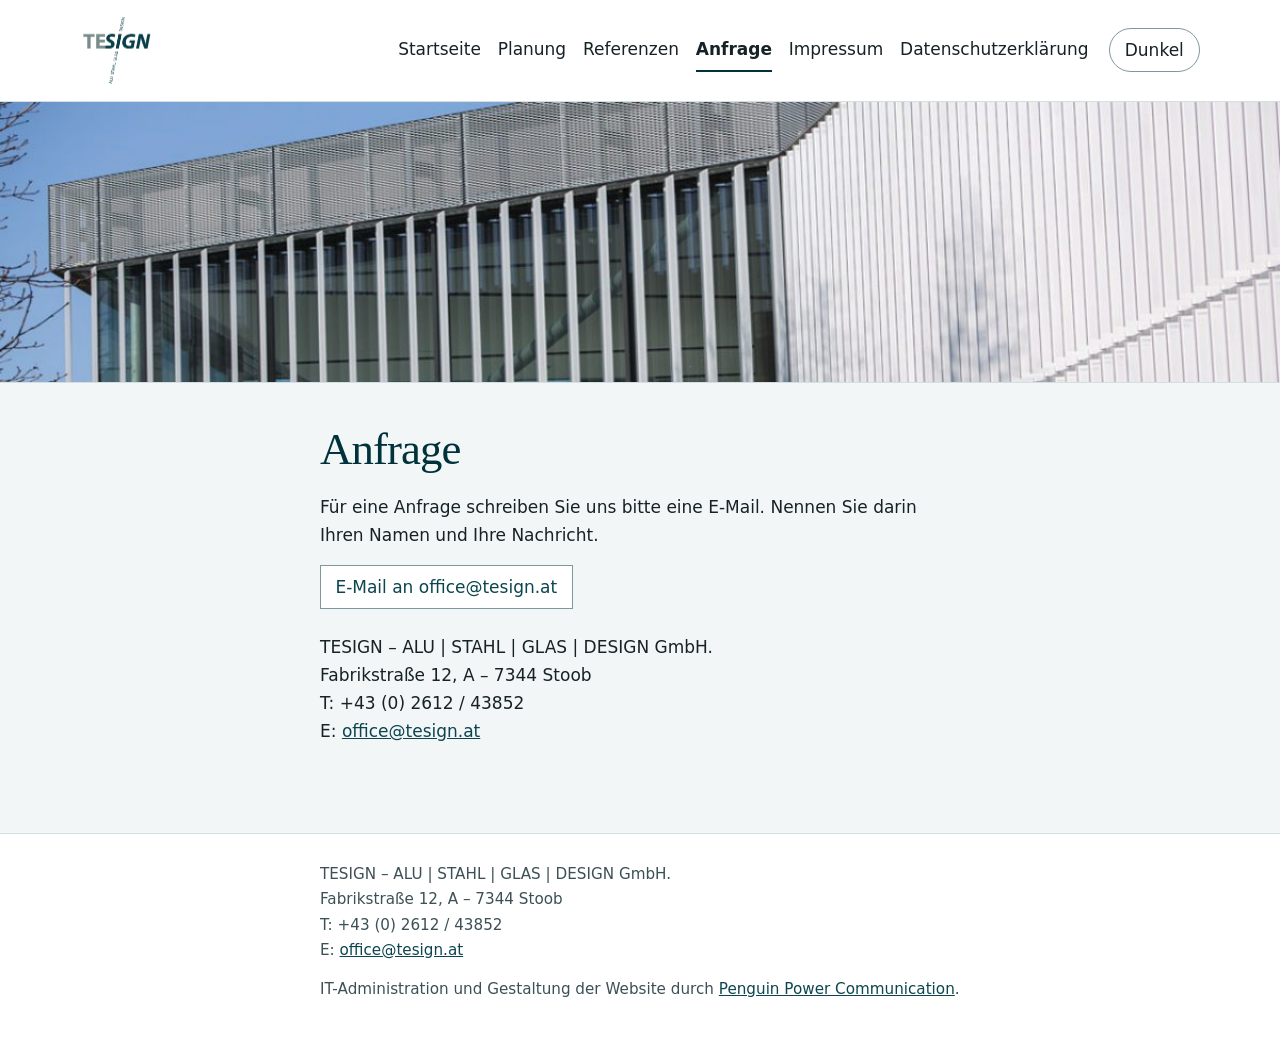
<file: theweb/anfrage.html>
<!DOCTYPE html>
<html lang="de">
<head>
  <meta charset="utf-8">
  <meta name="viewport" content="width=device-width, initial-scale=1">
  <meta name="referrer" content="strict-origin-when-cross-origin">
  <meta http-equiv="Content-Security-Policy" content="default-src 'self'; script-src 'self'; style-src 'self'; img-src 'self'; font-src 'self'; connect-src 'self'; media-src 'none'; object-src 'none'; child-src 'none'; worker-src 'none'; manifest-src 'none'; base-uri 'self'; form-action 'none'; frame-src 'none'; upgrade-insecure-requests">
  <meta http-equiv="X-Content-Type-Options" content="nosniff">
  <title>Anfrage – Tesign</title>
  <meta name="description" content="Planungsbüro für technische Planungen im Alu-, Glas- und Stahlbau.">
  <link rel="icon" href="bilder/favicon.png" type="image/png">
  <script src="theme.js"></script>
  <link rel="stylesheet" href="styles.css">
</head>
<body>
  <a class="skip" href="#inhalt">Zum Inhalt</a>
  <header class="site-header">
    <div class="header-inner">
      <a class="brand" href="index.html">
        <img class="logo-light" src="bilder/logo.jpg" width="591" height="591" alt="Tesign. Alu, Stahl, Glas, Design.">
        <img class="logo-dark" src="bilder/logo-dark.png" width="591" height="591" alt="Tesign. Alu, Stahl, Glas, Design.">
      </a>
      <div class="header-tools">
        <nav aria-label="Hauptnavigation">
          <ul class="nav-list">
            <li><a href="index.html">Startseite</a></li>
            <li><a href="planung.html">Planung</a></li>
            <li><a href="referenzen.html">Referenzen</a></li>
            <li><a href="anfrage.html" aria-current="page">Anfrage</a></li>
            <li><a href="impressum.html">Impressum</a></li>
            <li><a href="datenschutz.html">Datenschutzerklärung</a></li>
          </ul>
        </nav>
        <button type="button" class="theme-toggle" id="theme-toggle" aria-pressed="false" aria-label="Dunkles Design verwenden">Dunkel</button>
      </div>
    </div>
  </header>
  <noscript><p class="noscript">Ohne JavaScript folgt die Darstellung der Einstellung Ihres Systems.</p></noscript>
  <main id="inhalt">
  <figure class="banner">
    <img src="bilder/anfrage.jpg" width="1200" height="263" alt="Fassade mit Glas, vertikalen Metalllamellen und Lochblech.">
  </figure>
  <div class="wrap prose">
    <h1>Anfrage</h1>
    <p>Für eine Anfrage schreiben Sie uns bitte eine E-Mail. Nennen Sie darin Ihren Namen und Ihre Nachricht.</p>
    <p><a class="mail-link" href="mailto:office@tesign.at?subject=Anfrage%20an%20Tesign&amp;body=Name%3A%0A%0ANachricht%3A%0A">E-Mail an office@tesign.at</a></p>
    <address class="contact-block">
      TESIGN – ALU | STAHL | GLAS | DESIGN GmbH.<br>
      Fabrikstraße 12, A – 7344 Stoob<br>
      T: +43 (0) 2612 / 43852<br>
      E: <a href="mailto:office@tesign.at">office@tesign.at</a>
    </address>
  </div>
  </main>
  <footer class="site-footer">
    <div class="wrap">
      <p>TESIGN – ALU | STAHL | GLAS | DESIGN GmbH.<br>
        Fabrikstraße 12, A – 7344 Stoob<br>
        T: +43 (0) 2612 / 43852<br>
        E: <a href="mailto:office@tesign.at">office@tesign.at</a></p>
      <p class="credit">IT-Administration und Gestaltung der Website durch <a href="https://ppc.at" rel="noopener noreferrer" referrerpolicy="strict-origin-when-cross-origin">Penguin Power Communication</a>.</p>
    </div>
  </footer>
</body>
</html>
</file>
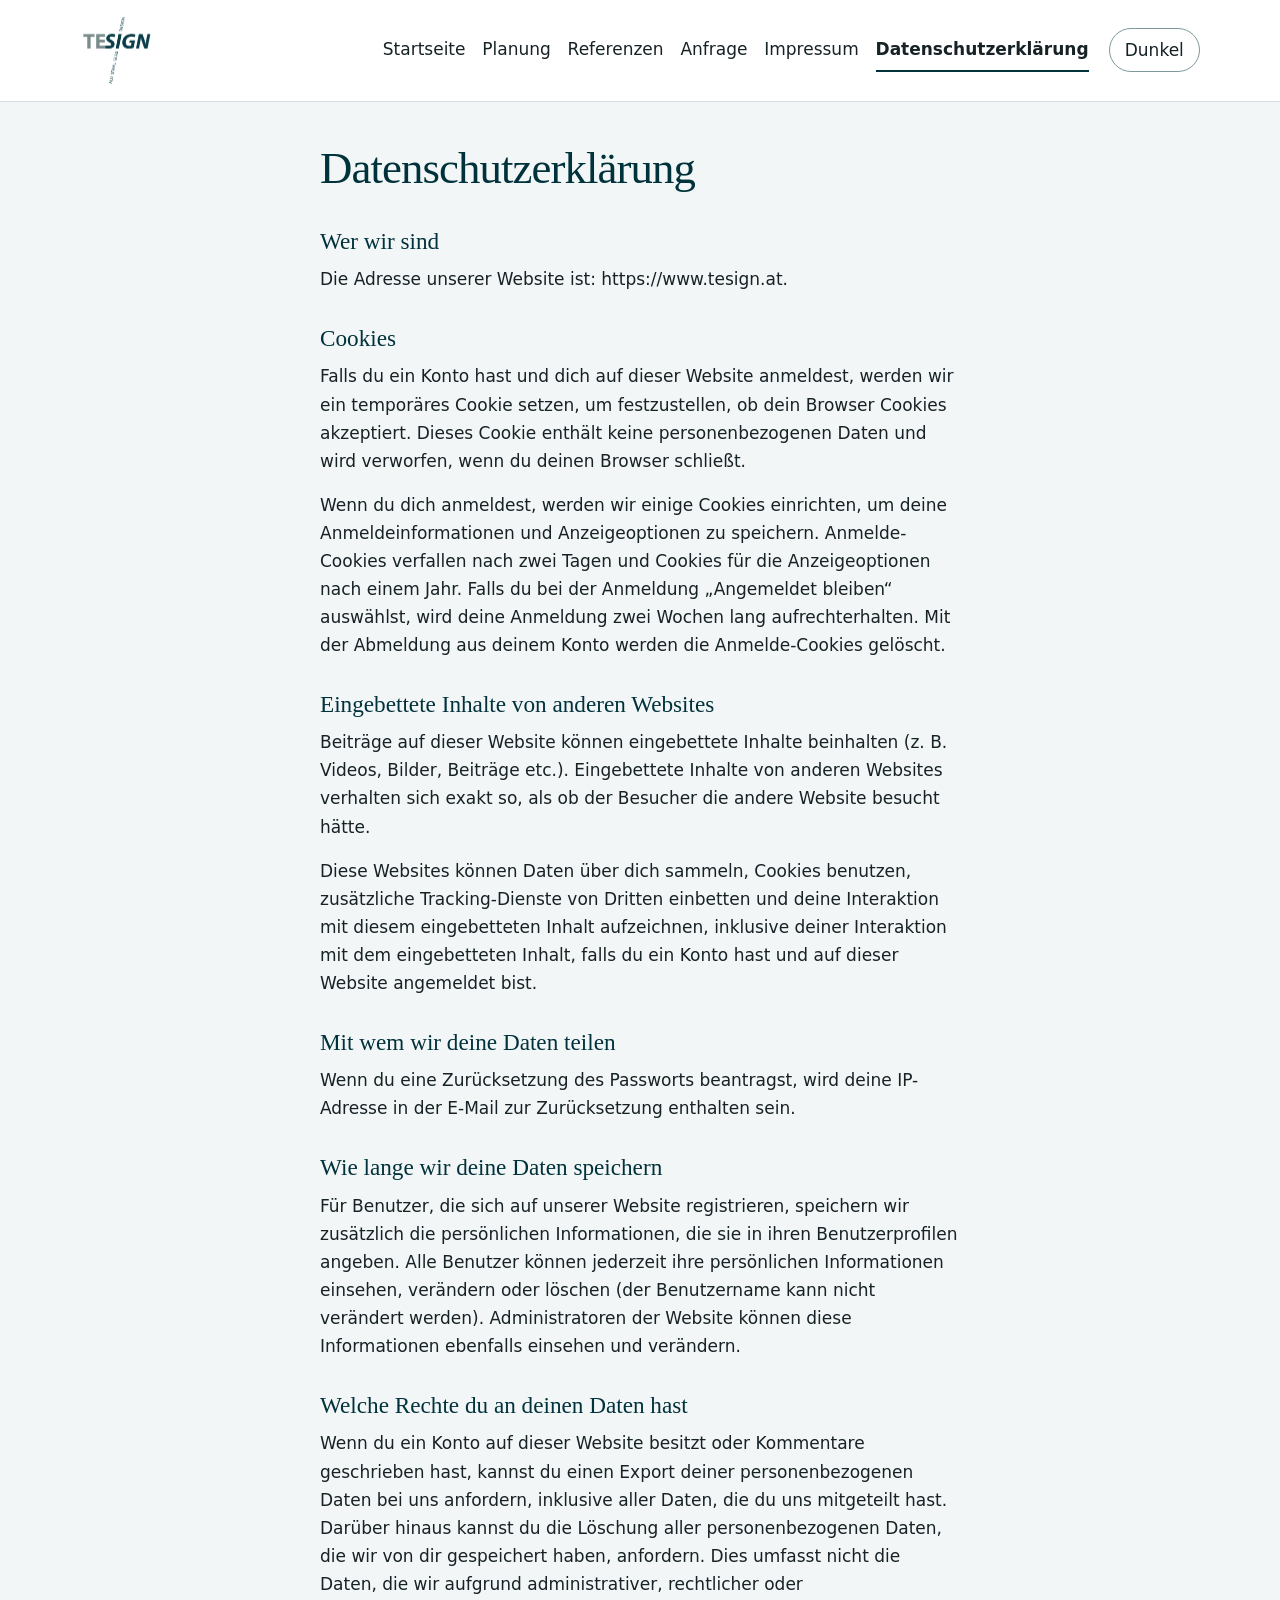
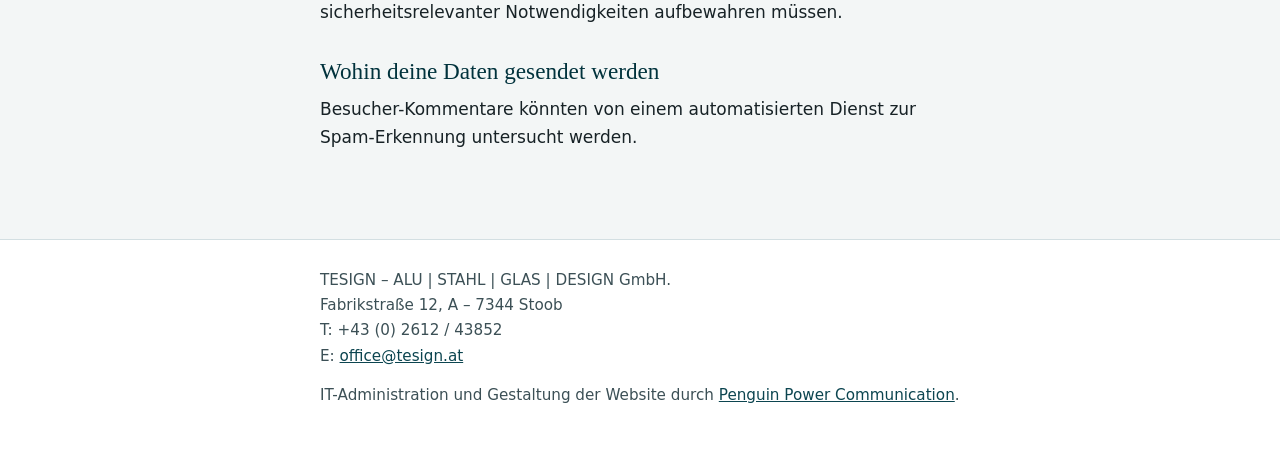
<file: theweb/datenschutz.html>
<!DOCTYPE html>
<html lang="de">
<head>
  <meta charset="utf-8">
  <meta name="viewport" content="width=device-width, initial-scale=1">
  <meta name="referrer" content="strict-origin-when-cross-origin">
  <meta http-equiv="Content-Security-Policy" content="default-src 'self'; script-src 'self'; style-src 'self'; img-src 'self'; font-src 'self'; connect-src 'self'; media-src 'none'; object-src 'none'; child-src 'none'; worker-src 'none'; manifest-src 'none'; base-uri 'self'; form-action 'none'; frame-src 'none'; upgrade-insecure-requests">
  <meta http-equiv="X-Content-Type-Options" content="nosniff">
  <title>Datenschutzerklärung – Tesign</title>
  <meta name="description" content="Datenschutzerklärung der Website tesign.at.">
  <link rel="icon" href="bilder/favicon.png" type="image/png">
  <script src="theme.js"></script>
  <link rel="stylesheet" href="styles.css">
</head>
<body>
  <a class="skip" href="#inhalt">Zum Inhalt</a>
  <header class="site-header">
    <div class="header-inner">
      <a class="brand" href="index.html">
        <img class="logo-light" src="bilder/logo.jpg" width="591" height="591" alt="Tesign. Alu, Stahl, Glas, Design.">
        <img class="logo-dark" src="bilder/logo-dark.png" width="591" height="591" alt="Tesign. Alu, Stahl, Glas, Design.">
      </a>
      <div class="header-tools">
        <nav aria-label="Hauptnavigation">
          <ul class="nav-list">
            <li><a href="index.html">Startseite</a></li>
            <li><a href="planung.html">Planung</a></li>
            <li><a href="referenzen.html">Referenzen</a></li>
            <li><a href="anfrage.html">Anfrage</a></li>
            <li><a href="impressum.html">Impressum</a></li>
            <li><a href="datenschutz.html" aria-current="page">Datenschutzerklärung</a></li>
          </ul>
        </nav>
        <button type="button" class="theme-toggle" id="theme-toggle" aria-pressed="false" aria-label="Dunkles Design verwenden">Dunkel</button>
      </div>
    </div>
  </header>
  <noscript><p class="noscript">Ohne JavaScript folgt die Darstellung der Einstellung Ihres Systems.</p></noscript>
  <main id="inhalt">
  <div class="wrap prose">
    <h1>Datenschutzerklärung</h1>
    <h2>Wer wir sind</h2>
    <p>Die Adresse unserer Website ist: https://www.tesign.at.</p>
    <h2>Cookies</h2>
    <p>Falls du ein Konto hast und dich auf dieser Website anmeldest, werden wir ein temporäres Cookie setzen, um festzustellen, ob dein Browser Cookies akzeptiert. Dieses Cookie enthält keine personenbezogenen Daten und wird verworfen, wenn du deinen Browser schließt.</p>
    <p>Wenn du dich anmeldest, werden wir einige Cookies einrichten, um deine Anmeldeinformationen und Anzeigeoptionen zu speichern. Anmelde-Cookies verfallen nach zwei Tagen und Cookies für die Anzeigeoptionen nach einem Jahr. Falls du bei der Anmeldung „Angemeldet bleiben“ auswählst, wird deine Anmeldung zwei Wochen lang aufrechterhalten. Mit der Abmeldung aus deinem Konto werden die Anmelde-Cookies gelöscht.</p>
    <h2>Eingebettete Inhalte von anderen Websites</h2>
    <p>Beiträge auf dieser Website können eingebettete Inhalte beinhalten (z. B. Videos, Bilder, Beiträge etc.). Eingebettete Inhalte von anderen Websites verhalten sich exakt so, als ob der Besucher die andere Website besucht hätte.</p>
    <p>Diese Websites können Daten über dich sammeln, Cookies benutzen, zusätzliche Tracking-Dienste von Dritten einbetten und deine Interaktion mit diesem eingebetteten Inhalt aufzeichnen, inklusive deiner Interaktion mit dem eingebetteten Inhalt, falls du ein Konto hast und auf dieser Website angemeldet bist.</p>
    <h2>Mit wem wir deine Daten teilen</h2>
    <p>Wenn du eine Zurücksetzung des Passworts beantragst, wird deine IP-Adresse in der E-Mail zur Zurücksetzung enthalten sein.</p>
    <h2>Wie lange wir deine Daten speichern</h2>
    <p>Für Benutzer, die sich auf unserer Website registrieren, speichern wir zusätzlich die persönlichen Informationen, die sie in ihren Benutzerprofilen angeben. Alle Benutzer können jederzeit ihre persönlichen Informationen einsehen, verändern oder löschen (der Benutzername kann nicht verändert werden). Administratoren der Website können diese Informationen ebenfalls einsehen und verändern.</p>
    <h2>Welche Rechte du an deinen Daten hast</h2>
    <p>Wenn du ein Konto auf dieser Website besitzt oder Kommentare geschrieben hast, kannst du einen Export deiner personenbezogenen Daten bei uns anfordern, inklusive aller Daten, die du uns mitgeteilt hast. Darüber hinaus kannst du die Löschung aller personenbezogenen Daten, die wir von dir gespeichert haben, anfordern. Dies umfasst nicht die Daten, die wir aufgrund administrativer, rechtlicher oder sicherheitsrelevanter Notwendigkeiten aufbewahren müssen.</p>
    <h2>Wohin deine Daten gesendet werden</h2>
    <p>Besucher-Kommentare könnten von einem automatisierten Dienst zur Spam-Erkennung untersucht werden.</p>
  </div>
  </main>
  <footer class="site-footer">
    <div class="wrap">
      <p>TESIGN – ALU | STAHL | GLAS | DESIGN GmbH.<br>
        Fabrikstraße 12, A – 7344 Stoob<br>
        T: +43 (0) 2612 / 43852<br>
        E: <a href="mailto:office@tesign.at">office@tesign.at</a></p>
      <p class="credit">IT-Administration und Gestaltung der Website durch <a href="https://ppc.at" rel="noopener noreferrer" referrerpolicy="strict-origin-when-cross-origin">Penguin Power Communication</a>.</p>
    </div>
  </footer>
</body>
</html>
</file>
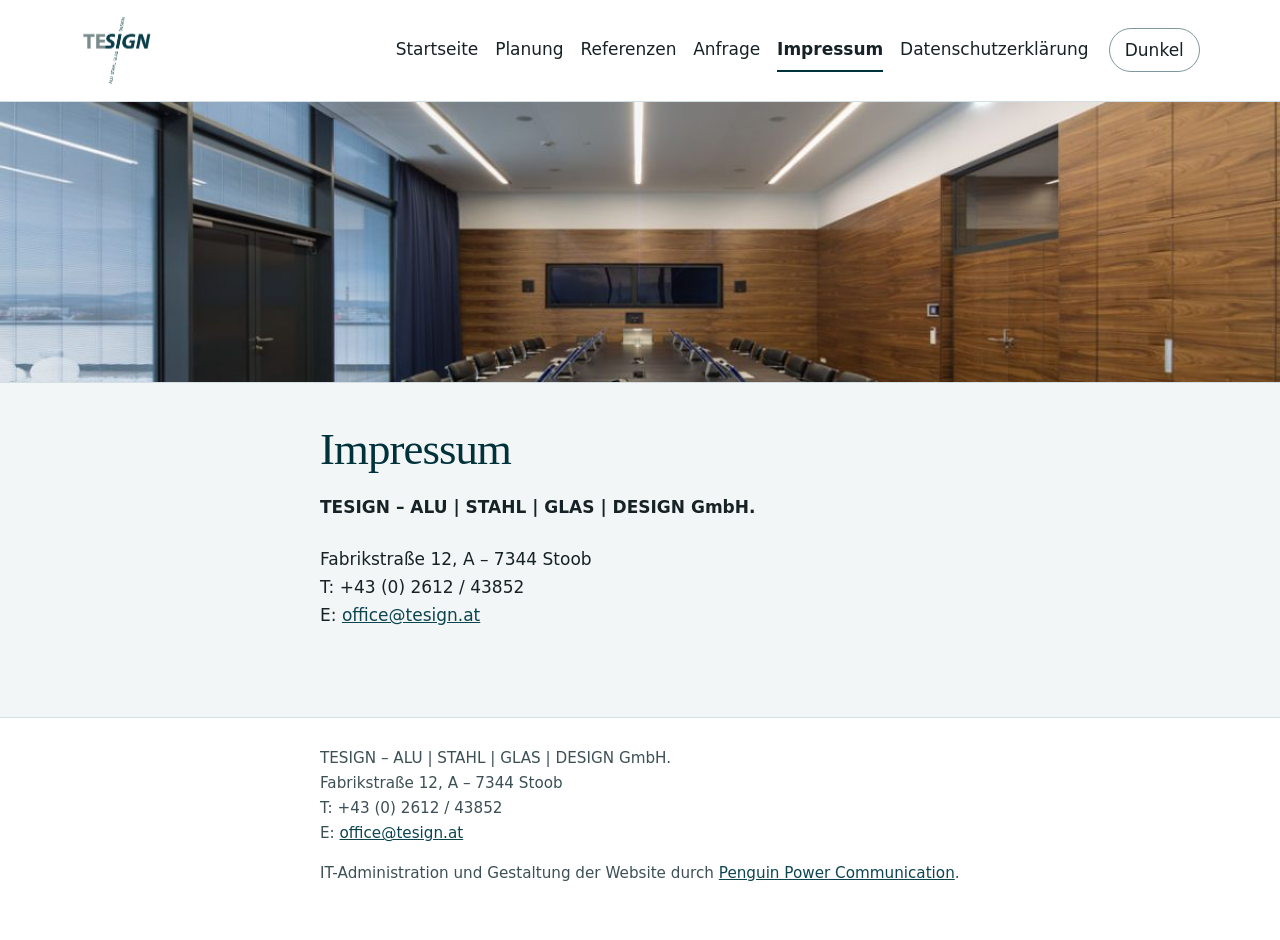
<file: theweb/impressum.html>
<!DOCTYPE html>
<html lang="de">
<head>
  <meta charset="utf-8">
  <meta name="viewport" content="width=device-width, initial-scale=1">
  <meta name="referrer" content="strict-origin-when-cross-origin">
  <meta http-equiv="Content-Security-Policy" content="default-src 'self'; script-src 'self'; style-src 'self'; img-src 'self'; font-src 'self'; connect-src 'self'; media-src 'none'; object-src 'none'; child-src 'none'; worker-src 'none'; manifest-src 'none'; base-uri 'self'; form-action 'none'; frame-src 'none'; upgrade-insecure-requests">
  <meta http-equiv="X-Content-Type-Options" content="nosniff">
  <title>Impressum – Tesign</title>
  <meta name="description" content="Planungsbüro für technische Planungen im Alu-, Glas- und Stahlbau.">
  <link rel="icon" href="bilder/favicon.png" type="image/png">
  <script src="theme.js"></script>
  <link rel="stylesheet" href="styles.css">
</head>
<body>
  <a class="skip" href="#inhalt">Zum Inhalt</a>
  <header class="site-header">
    <div class="header-inner">
      <a class="brand" href="index.html">
        <img class="logo-light" src="bilder/logo.jpg" width="591" height="591" alt="Tesign. Alu, Stahl, Glas, Design.">
        <img class="logo-dark" src="bilder/logo-dark.png" width="591" height="591" alt="Tesign. Alu, Stahl, Glas, Design.">
      </a>
      <div class="header-tools">
        <nav aria-label="Hauptnavigation">
          <ul class="nav-list">
            <li><a href="index.html">Startseite</a></li>
            <li><a href="planung.html">Planung</a></li>
            <li><a href="referenzen.html">Referenzen</a></li>
            <li><a href="anfrage.html">Anfrage</a></li>
            <li><a href="impressum.html" aria-current="page">Impressum</a></li>
            <li><a href="datenschutz.html">Datenschutzerklärung</a></li>
          </ul>
        </nav>
        <button type="button" class="theme-toggle" id="theme-toggle" aria-pressed="false" aria-label="Dunkles Design verwenden">Dunkel</button>
      </div>
    </div>
  </header>
  <noscript><p class="noscript">Ohne JavaScript folgt die Darstellung der Einstellung Ihres Systems.</p></noscript>
  <main id="inhalt">
  <figure class="banner">
    <img src="bilder/impressum.jpg" width="1200" height="263" alt="Konferenzraum mit Holzverkleidung und großer Fensterfront.">
  </figure>
  <div class="wrap prose">
    <h1>Impressum</h1>
    <p><strong>TESIGN – ALU | STAHL | GLAS | DESIGN GmbH.</strong></p>
    <address class="contact-block">
      Fabrikstraße 12, A – 7344 Stoob<br>
      T: +43 (0) 2612 / 43852<br>
      E: <a href="mailto:office@tesign.at">office@tesign.at</a>
    </address>
  </div>
  </main>
  <footer class="site-footer">
    <div class="wrap">
      <p>TESIGN – ALU | STAHL | GLAS | DESIGN GmbH.<br>
        Fabrikstraße 12, A – 7344 Stoob<br>
        T: +43 (0) 2612 / 43852<br>
        E: <a href="mailto:office@tesign.at">office@tesign.at</a></p>
      <p class="credit">IT-Administration und Gestaltung der Website durch <a href="https://ppc.at" rel="noopener noreferrer" referrerpolicy="strict-origin-when-cross-origin">Penguin Power Communication</a>.</p>
    </div>
  </footer>
</body>
</html>
</file>
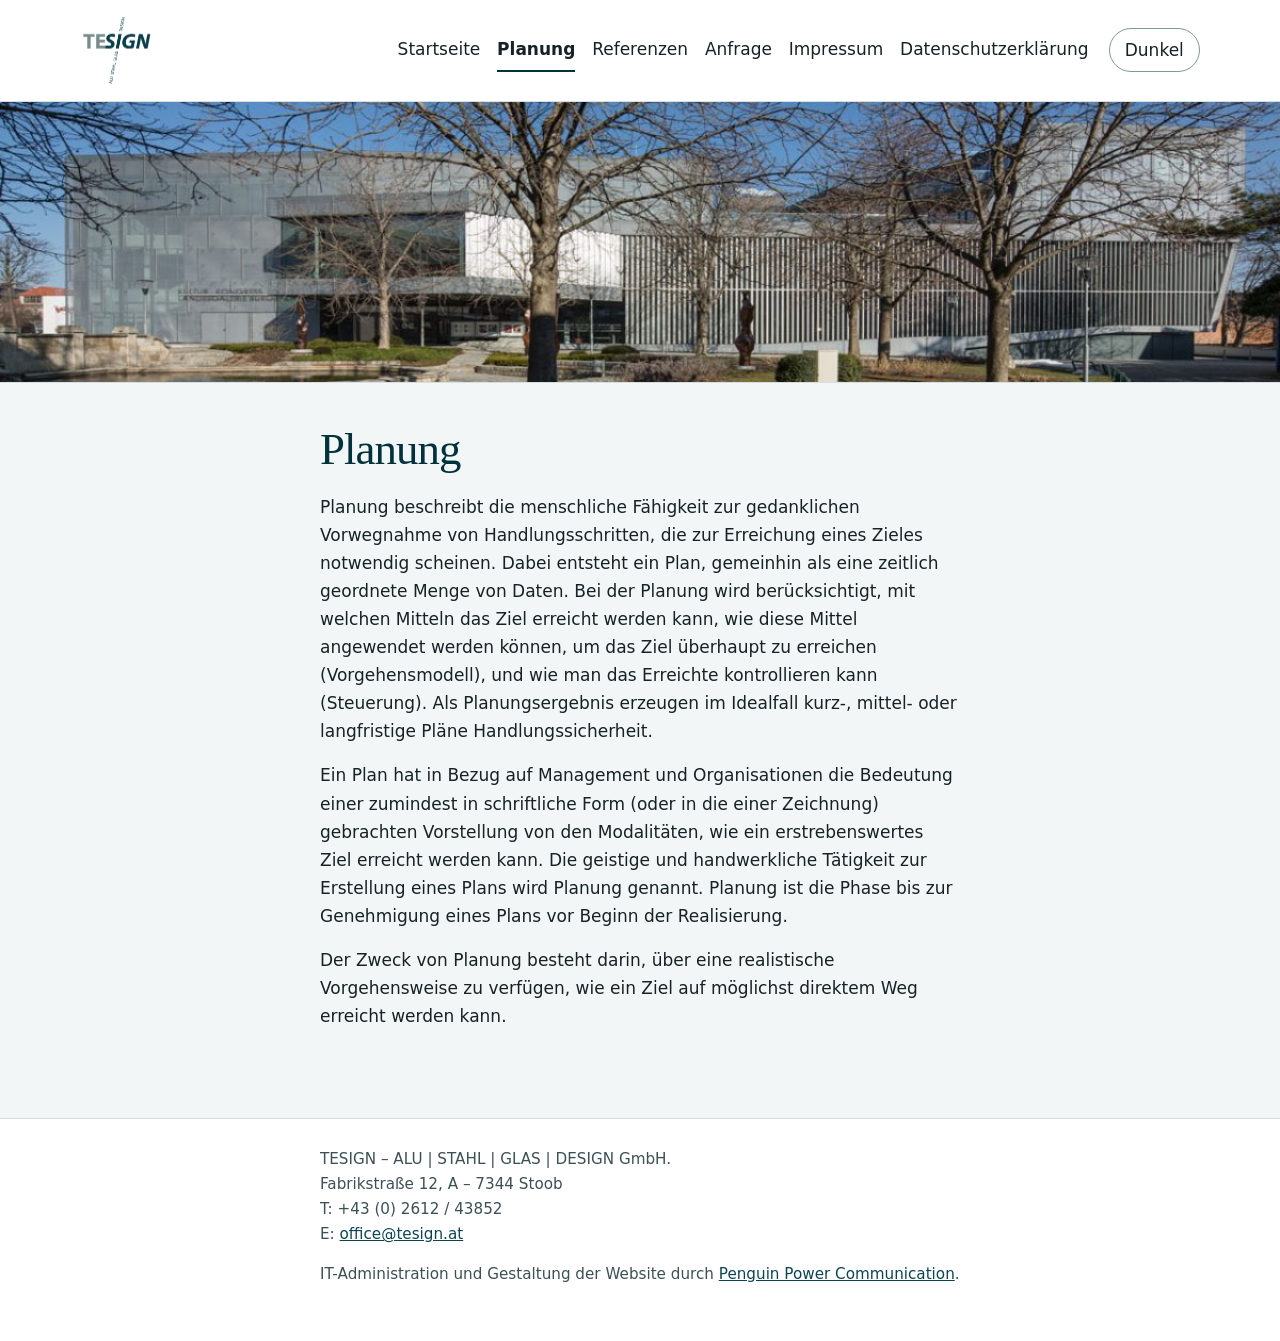
<file: theweb/planung.html>
<!DOCTYPE html>
<html lang="de">
<head>
  <meta charset="utf-8">
  <meta name="viewport" content="width=device-width, initial-scale=1">
  <meta name="referrer" content="strict-origin-when-cross-origin">
  <meta http-equiv="Content-Security-Policy" content="default-src 'self'; script-src 'self'; style-src 'self'; img-src 'self'; font-src 'self'; connect-src 'self'; media-src 'none'; object-src 'none'; child-src 'none'; worker-src 'none'; manifest-src 'none'; base-uri 'self'; form-action 'none'; frame-src 'none'; upgrade-insecure-requests">
  <meta http-equiv="X-Content-Type-Options" content="nosniff">
  <title>Planung – Tesign</title>
  <meta name="description" content="Planungsbüro für technische Planungen im Alu-, Glas- und Stahlbau.">
  <link rel="icon" href="bilder/favicon.png" type="image/png">
  <script src="theme.js"></script>
  <link rel="stylesheet" href="styles.css">
</head>
<body>
  <a class="skip" href="#inhalt">Zum Inhalt</a>
  <header class="site-header">
    <div class="header-inner">
      <a class="brand" href="index.html">
        <img class="logo-light" src="bilder/logo.jpg" width="591" height="591" alt="Tesign. Alu, Stahl, Glas, Design.">
        <img class="logo-dark" src="bilder/logo-dark.png" width="591" height="591" alt="Tesign. Alu, Stahl, Glas, Design.">
      </a>
      <div class="header-tools">
        <nav aria-label="Hauptnavigation">
          <ul class="nav-list">
            <li><a href="index.html">Startseite</a></li>
            <li><a href="planung.html" aria-current="page">Planung</a></li>
            <li><a href="referenzen.html">Referenzen</a></li>
            <li><a href="anfrage.html">Anfrage</a></li>
            <li><a href="impressum.html">Impressum</a></li>
            <li><a href="datenschutz.html">Datenschutzerklärung</a></li>
          </ul>
        </nav>
        <button type="button" class="theme-toggle" id="theme-toggle" aria-pressed="false" aria-label="Dunkles Design verwenden">Dunkel</button>
      </div>
    </div>
  </header>
  <noscript><p class="noscript">Ohne JavaScript folgt die Darstellung der Einstellung Ihres Systems.</p></noscript>
  <main id="inhalt">
  <figure class="banner">
    <img src="bilder/planung.jpg" width="1200" height="263" alt="Gebäude mit Metallfassade, davor Bäume und Skulpturen.">
  </figure>
  <div class="wrap prose">
    <h1>Planung</h1>
    <p>Planung beschreibt die menschliche Fähigkeit zur gedanklichen Vorwegnahme von Handlungsschritten, die zur Erreichung eines Zieles notwendig scheinen. Dabei entsteht ein Plan, gemeinhin als eine zeitlich geordnete Menge von Daten. Bei der Planung wird berücksichtigt, mit welchen Mitteln das Ziel erreicht werden kann, wie diese Mittel angewendet werden können, um das Ziel überhaupt zu erreichen (Vorgehensmodell), und wie man das Erreichte kontrollieren kann (Steuerung). Als Planungsergebnis erzeugen im Idealfall kurz-, mittel- oder langfristige Pläne Handlungssicherheit.</p>
    <p>Ein Plan hat in Bezug auf Management und Organisationen die Bedeutung einer zumindest in schriftliche Form (oder in die einer Zeichnung) gebrachten Vorstellung von den Modalitäten, wie ein erstrebenswertes Ziel erreicht werden kann. Die geistige und handwerkliche Tätigkeit zur Erstellung eines Plans wird Planung genannt. Planung ist die Phase bis zur Genehmigung eines Plans vor Beginn der Realisierung.</p>
    <p>Der Zweck von Planung besteht darin, über eine realistische Vorgehensweise zu verfügen, wie ein Ziel auf möglichst direktem Weg erreicht werden kann.</p>
  </div>
  </main>
  <footer class="site-footer">
    <div class="wrap">
      <p>TESIGN – ALU | STAHL | GLAS | DESIGN GmbH.<br>
        Fabrikstraße 12, A – 7344 Stoob<br>
        T: +43 (0) 2612 / 43852<br>
        E: <a href="mailto:office@tesign.at">office@tesign.at</a></p>
      <p class="credit">IT-Administration und Gestaltung der Website durch <a href="https://ppc.at" rel="noopener noreferrer" referrerpolicy="strict-origin-when-cross-origin">Penguin Power Communication</a>.</p>
    </div>
  </footer>
</body>
</html>
</file>
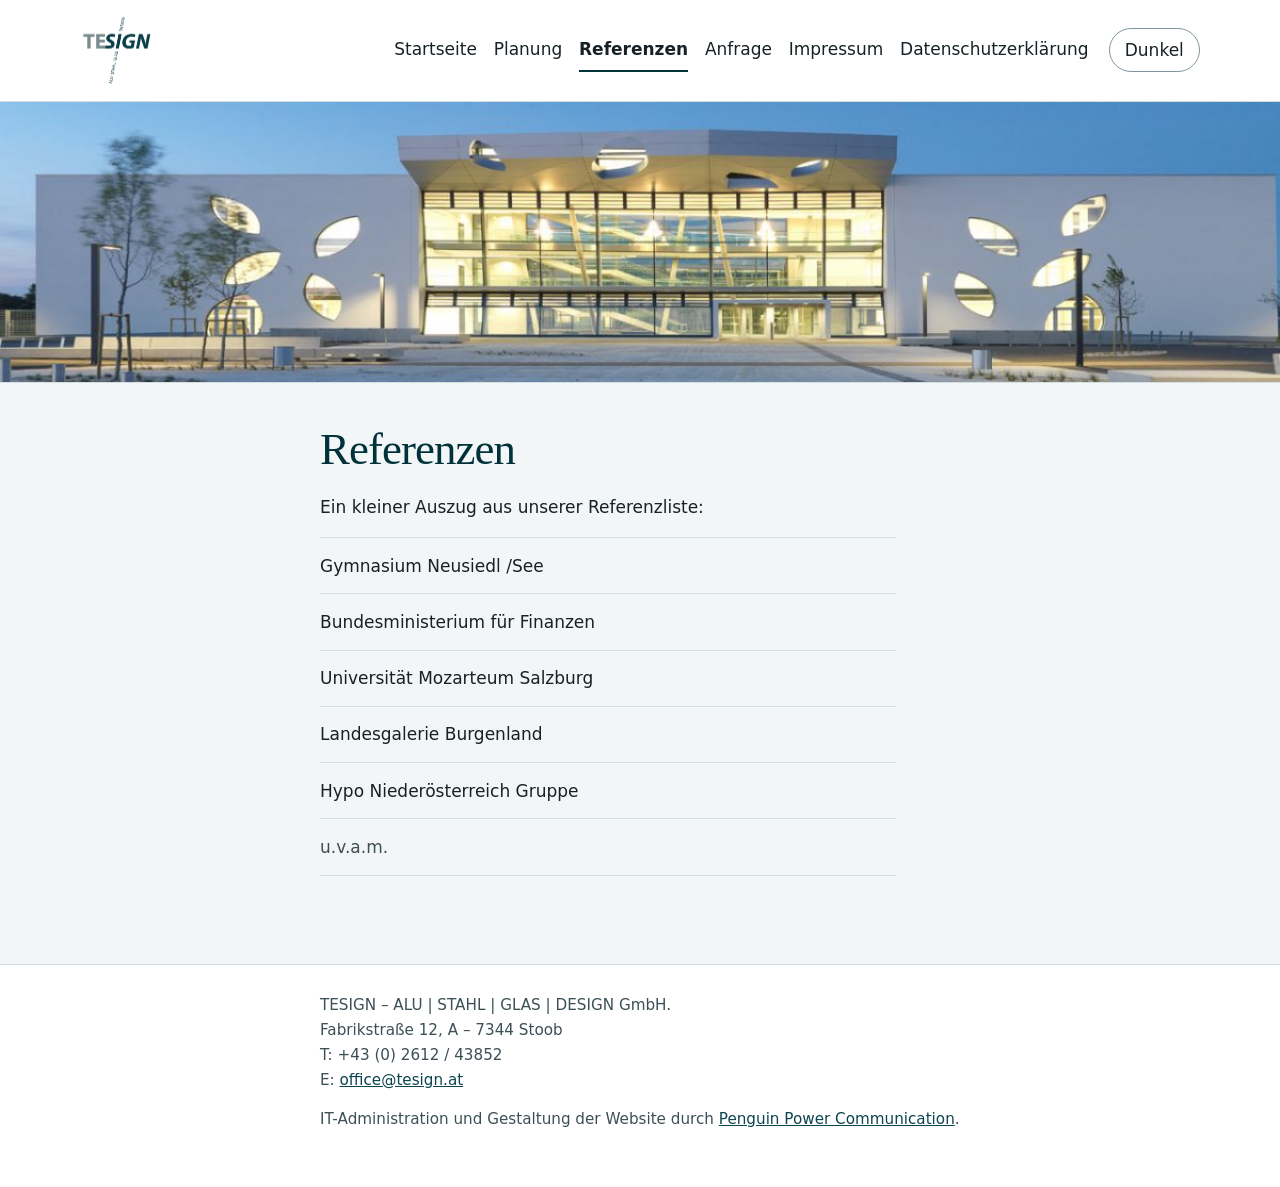
<file: theweb/referenzen.html>
<!DOCTYPE html>
<html lang="de">
<head>
  <meta charset="utf-8">
  <meta name="viewport" content="width=device-width, initial-scale=1">
  <meta name="referrer" content="strict-origin-when-cross-origin">
  <meta http-equiv="Content-Security-Policy" content="default-src 'self'; script-src 'self'; style-src 'self'; img-src 'self'; font-src 'self'; connect-src 'self'; media-src 'none'; object-src 'none'; child-src 'none'; worker-src 'none'; manifest-src 'none'; base-uri 'self'; form-action 'none'; frame-src 'none'; upgrade-insecure-requests">
  <meta http-equiv="X-Content-Type-Options" content="nosniff">
  <title>Referenzen – Tesign</title>
  <meta name="description" content="Planungsbüro für technische Planungen im Alu-, Glas- und Stahlbau.">
  <link rel="icon" href="bilder/favicon.png" type="image/png">
  <script src="theme.js"></script>
  <link rel="stylesheet" href="styles.css">
</head>
<body>
  <a class="skip" href="#inhalt">Zum Inhalt</a>
  <header class="site-header">
    <div class="header-inner">
      <a class="brand" href="index.html">
        <img class="logo-light" src="bilder/logo.jpg" width="591" height="591" alt="Tesign. Alu, Stahl, Glas, Design.">
        <img class="logo-dark" src="bilder/logo-dark.png" width="591" height="591" alt="Tesign. Alu, Stahl, Glas, Design.">
      </a>
      <div class="header-tools">
        <nav aria-label="Hauptnavigation">
          <ul class="nav-list">
            <li><a href="index.html">Startseite</a></li>
            <li><a href="planung.html">Planung</a></li>
            <li><a href="referenzen.html" aria-current="page">Referenzen</a></li>
            <li><a href="anfrage.html">Anfrage</a></li>
            <li><a href="impressum.html">Impressum</a></li>
            <li><a href="datenschutz.html">Datenschutzerklärung</a></li>
          </ul>
        </nav>
        <button type="button" class="theme-toggle" id="theme-toggle" aria-pressed="false" aria-label="Dunkles Design verwenden">Dunkel</button>
      </div>
    </div>
  </header>
  <noscript><p class="noscript">Ohne JavaScript folgt die Darstellung der Einstellung Ihres Systems.</p></noscript>
  <main id="inhalt">
  <figure class="banner">
    <img src="bilder/referenzen.jpg" width="1200" height="263" alt="Weißes Gebäude mit geschwungenen Fensteröffnungen und beleuchteter Glasfront.">
  </figure>
  <div class="wrap prose">
    <h1>Referenzen</h1>
    <p>Ein kleiner Auszug aus unserer Referenzliste:</p>
    <ul class="refs">
      <li>Gymnasium Neusiedl /See</li>
      <li>Bundesministerium für Finanzen</li>
      <li>Universität Mozarteum Salzburg</li>
      <li>Landesgalerie Burgenland</li>
      <li>Hypo Niederösterreich Gruppe</li>
      <li class="more">u.v.a.m.</li>
    </ul>
  </div>
  </main>
  <footer class="site-footer">
    <div class="wrap">
      <p>TESIGN – ALU | STAHL | GLAS | DESIGN GmbH.<br>
        Fabrikstraße 12, A – 7344 Stoob<br>
        T: +43 (0) 2612 / 43852<br>
        E: <a href="mailto:office@tesign.at">office@tesign.at</a></p>
      <p class="credit">IT-Administration und Gestaltung der Website durch <a href="https://ppc.at" rel="noopener noreferrer" referrerpolicy="strict-origin-when-cross-origin">Penguin Power Communication</a>.</p>
    </div>
  </footer>
</body>
</html>
</file>
<file: styles.css>
:root {
  color-scheme: light;
  --bg: #f3f6f6;
  --bg-elev: #ffffff;
  --text: #172226;
  --muted: #3c5056;
  --heading: #00323c;
  --link: #0c4550;
  --line: #d3dfe2;
  --line-strong: #7f989d;
  --focus: #0b6e84;
}

@media (prefers-color-scheme: dark) {
  :root:not([data-theme="light"]) {
    color-scheme: dark;
    --bg: #10181b;
    --bg-elev: #182226;
    --text: #e7f0f2;
    --muted: #c3d2d6;
    --heading: #f3f8f8;
    --link: #b7e3eb;
    --line: #2c3c41;
    --line-strong: #6d868c;
    --focus: #9fd7e1;
  }
}

:root[data-theme="dark"] {
  color-scheme: dark;
  --bg: #10181b;
  --bg-elev: #182226;
  --text: #e7f0f2;
  --muted: #c3d2d6;
  --heading: #f3f8f8;
  --link: #b7e3eb;
  --line: #2c3c41;
  --line-strong: #6d868c;
  --focus: #9fd7e1;
}

:root[data-theme="light"] {
  color-scheme: light;
  --bg: #f3f6f6;
  --bg-elev: #ffffff;
  --text: #172226;
  --muted: #3c5056;
  --heading: #00323c;
  --link: #0c4550;
  --line: #d3dfe2;
  --line-strong: #7f989d;
  --focus: #0b6e84;
}

*,
*::before,
*::after {
  box-sizing: border-box;
}

html {
  background: var(--bg);
  color: var(--text);
}

body {
  margin: 0;
  min-height: 100vh;
  background: var(--bg);
  color: var(--text);
  font-family: "Segoe UI", system-ui, -apple-system, "Helvetica Neue", Arial, sans-serif;
  font-size: 1.0625rem;
  line-height: 1.65;
}

img {
  max-width: 100%;
  height: auto;
}

a {
  color: var(--link);
}

a:hover {
  text-decoration-thickness: 2px;
}

:focus {
  outline: 3px solid var(--focus);
  outline-offset: 3px;
}

.skip {
  position: absolute;
  left: 1rem;
  top: 0;
  transform: translateY(-120%);
  background: var(--bg-elev);
  color: var(--text);
  padding: 0.6rem 1rem;
  z-index: 5;
}

.skip:focus {
  transform: translateY(0.75rem);
}

.site-header {
  background: var(--bg-elev);
  border-bottom: 1px solid var(--line);
}

.header-inner,
.wrap,
.site-footer .wrap {
  width: min(1120px, calc(100% - 2.5rem));
  margin-inline: auto;
}

.header-inner {
  display: flex;
  flex-wrap: wrap;
  align-items: center;
  gap: 0.75rem 1.5rem;
  padding: 0.85rem 0;
}

.brand {
  display: inline-flex;
  line-height: 0;
}

.brand img {
  height: 4.6rem;
  width: auto;
}

.logo-dark {
  display: none;
}

@media (prefers-color-scheme: dark) {
  :root:not([data-theme="light"]) .logo-light {
    display: none;
  }

  :root:not([data-theme="light"]) .logo-dark {
    display: block;
  }
}

:root[data-theme="dark"] .logo-light {
  display: none;
}

:root[data-theme="dark"] .logo-dark {
  display: block;
}

:root[data-theme="light"] .logo-light {
  display: block;
}

:root[data-theme="light"] .logo-dark {
  display: none;
}

.header-tools {
  display: flex;
  flex-wrap: wrap;
  align-items: center;
  gap: 0.75rem 1.25rem;
  margin-left: auto;
}

.nav-list {
  display: flex;
  flex-wrap: wrap;
  gap: 0.25rem 1.05rem;
  list-style: none;
  margin: 0;
  padding: 0;
}

.nav-list a {
  color: var(--text);
  text-decoration: none;
  display: inline-flex;
  align-items: center;
  min-height: 44px;
  border-bottom: 2px solid transparent;
}

.nav-list a[aria-current="page"] {
  border-bottom-color: var(--heading);
  font-weight: 600;
}

.theme-toggle {
  font: inherit;
  color: var(--text);
  background: transparent;
  border: 1px solid var(--line-strong);
  border-radius: 999px;
  min-height: 44px;
  padding: 0.35rem 0.95rem;
  cursor: pointer;
}

.banner {
  margin: 0;
  background: var(--bg-elev);
  border-bottom: 1px solid var(--line);
}

.banner img {
  display: block;
  width: 100%;
  aspect-ratio: 1200 / 263;
  object-fit: cover;
}

.wrap {
  padding: 2.5rem 0 4.5rem;
}

h1,
h2 {
  font-family: Georgia, "Iowan Old Style", "Palatino Linotype", Palatino, serif;
  font-weight: 500;
  line-height: 1.2;
  color: var(--heading);
}

h1 {
  margin: 0 0 1rem;
  font-size: clamp(2rem, 4vw, 2.8rem);
  letter-spacing: -0.02em;
}

h2 {
  margin: 2rem 0 0.6rem;
  font-size: 1.45rem;
}

.lead {
  font-size: 1.2rem;
  max-width: 40rem;
}

.prose {
  max-width: 40rem;
}

.prose p,
.refs,
.contact-block {
  margin: 0 0 1rem;
}

.refs {
  list-style: none;
  padding: 0;
  border-top: 1px solid var(--line);
  max-width: 36rem;
}

.refs li {
  padding: 0.85rem 0;
  border-bottom: 1px solid var(--line);
}

.refs .more {
  color: var(--muted);
}

.mail-link {
  display: inline-flex;
  align-items: center;
  min-height: 44px;
  padding: 0.35rem 0.9rem;
  border: 1px solid var(--line-strong);
  text-decoration: none;
  background: var(--bg-elev);
}

.contact-block {
  font-style: normal;
  margin-top: 1.5rem;
}

.site-footer {
  border-top: 1px solid var(--line);
  background: var(--bg-elev);
  color: var(--muted);
  font-size: 0.95rem;
}

.site-footer .wrap {
  width: min(40rem, calc(100% - 2.5rem));
  padding: 1.75rem 0 2.5rem;
}

.site-footer p {
  margin: 0 0 0.9rem;
}

.credit a {
  color: var(--link);
}

.noscript {
  margin: 0;
  padding: 0.6rem 1.25rem;
  background: var(--bg-elev);
  border-bottom: 1px solid var(--line);
  color: var(--muted);
}

@media (max-width: 760px) {
  .banner img {
    aspect-ratio: 16 / 8;
  }

  .header-inner,
  .wrap {
    width: min(1120px, calc(100% - 2rem));
  }

  .site-footer .wrap {
    width: min(40rem, calc(100% - 2rem));
  }

  .header-tools {
    margin-left: 0;
    width: 100%;
  }

  .brand img {
    height: 3.6rem;
  }

  .wrap {
    padding-top: 1.75rem;
  }
}

@media (prefers-reduced-motion: reduce) {
  *,
  *::before,
  *::after {
    animation: none !important;
    transition: none !important;
    scroll-behavior: auto !important;
  }
}
</file>
<file: theweb/styles.css>
:root {
  color-scheme: light;
  --bg: #f3f6f6;
  --bg-elev: #ffffff;
  --text: #172226;
  --muted: #3c5056;
  --heading: #00323c;
  --link: #0c4550;
  --line: #d3dfe2;
  --line-strong: #7f989d;
  --focus: #0b6e84;
}

@media (prefers-color-scheme: dark) {
  :root:not([data-theme="light"]) {
    color-scheme: dark;
    --bg: #10181b;
    --bg-elev: #182226;
    --text: #e7f0f2;
    --muted: #c3d2d6;
    --heading: #f3f8f8;
    --link: #b7e3eb;
    --line: #2c3c41;
    --line-strong: #6d868c;
    --focus: #9fd7e1;
  }
}

:root[data-theme="dark"] {
  color-scheme: dark;
  --bg: #10181b;
  --bg-elev: #182226;
  --text: #e7f0f2;
  --muted: #c3d2d6;
  --heading: #f3f8f8;
  --link: #b7e3eb;
  --line: #2c3c41;
  --line-strong: #6d868c;
  --focus: #9fd7e1;
}

:root[data-theme="light"] {
  color-scheme: light;
  --bg: #f3f6f6;
  --bg-elev: #ffffff;
  --text: #172226;
  --muted: #3c5056;
  --heading: #00323c;
  --link: #0c4550;
  --line: #d3dfe2;
  --line-strong: #7f989d;
  --focus: #0b6e84;
}

*,
*::before,
*::after {
  box-sizing: border-box;
}

html {
  background: var(--bg);
  color: var(--text);
}

body {
  margin: 0;
  min-height: 100vh;
  background: var(--bg);
  color: var(--text);
  font-family: "Segoe UI", system-ui, -apple-system, "Helvetica Neue", Arial, sans-serif;
  font-size: 1.0625rem;
  line-height: 1.65;
}

img {
  max-width: 100%;
  height: auto;
}

a {
  color: var(--link);
}

a:hover {
  text-decoration-thickness: 2px;
}

:focus {
  outline: 3px solid var(--focus);
  outline-offset: 3px;
}

.skip {
  position: absolute;
  left: 1rem;
  top: 0;
  transform: translateY(-120%);
  background: var(--bg-elev);
  color: var(--text);
  padding: 0.6rem 1rem;
  z-index: 5;
}

.skip:focus {
  transform: translateY(0.75rem);
}

.site-header {
  background: var(--bg-elev);
  border-bottom: 1px solid var(--line);
}

.header-inner,
.wrap,
.site-footer .wrap {
  width: min(1120px, calc(100% - 2.5rem));
  margin-inline: auto;
}

.header-inner {
  display: flex;
  flex-wrap: wrap;
  align-items: center;
  gap: 0.75rem 1.5rem;
  padding: 0.85rem 0;
}

.brand {
  display: inline-flex;
  line-height: 0;
}

.brand img {
  height: 4.6rem;
  width: auto;
}

.logo-dark {
  display: none;
}

@media (prefers-color-scheme: dark) {
  :root:not([data-theme="light"]) .logo-light {
    display: none;
  }

  :root:not([data-theme="light"]) .logo-dark {
    display: block;
  }
}

:root[data-theme="dark"] .logo-light {
  display: none;
}

:root[data-theme="dark"] .logo-dark {
  display: block;
}

:root[data-theme="light"] .logo-light {
  display: block;
}

:root[data-theme="light"] .logo-dark {
  display: none;
}

.header-tools {
  display: flex;
  flex-wrap: wrap;
  align-items: center;
  gap: 0.75rem 1.25rem;
  margin-left: auto;
}

.nav-list {
  display: flex;
  flex-wrap: wrap;
  gap: 0.25rem 1.05rem;
  list-style: none;
  margin: 0;
  padding: 0;
}

.nav-list a {
  color: var(--text);
  text-decoration: none;
  display: inline-flex;
  align-items: center;
  min-height: 44px;
  border-bottom: 2px solid transparent;
}

.nav-list a[aria-current="page"] {
  border-bottom-color: var(--heading);
  font-weight: 600;
}

.theme-toggle {
  font: inherit;
  color: var(--text);
  background: transparent;
  border: 1px solid var(--line-strong);
  border-radius: 999px;
  min-height: 44px;
  padding: 0.35rem 0.95rem;
  cursor: pointer;
}

.banner {
  margin: 0;
  background: var(--bg-elev);
  border-bottom: 1px solid var(--line);
}

.banner img {
  display: block;
  width: 100%;
  aspect-ratio: 1200 / 263;
  object-fit: cover;
}

.wrap {
  padding: 2.5rem 0 4.5rem;
}

h1,
h2 {
  font-family: Georgia, "Iowan Old Style", "Palatino Linotype", Palatino, serif;
  font-weight: 500;
  line-height: 1.2;
  color: var(--heading);
}

h1 {
  margin: 0 0 1rem;
  font-size: clamp(2rem, 4vw, 2.8rem);
  letter-spacing: -0.02em;
}

h2 {
  margin: 2rem 0 0.6rem;
  font-size: 1.45rem;
}

.lead {
  font-size: 1.2rem;
  max-width: 40rem;
}

.prose {
  max-width: 40rem;
}

.prose p,
.refs,
.contact-block {
  margin: 0 0 1rem;
}

.refs {
  list-style: none;
  padding: 0;
  border-top: 1px solid var(--line);
  max-width: 36rem;
}

.refs li {
  padding: 0.85rem 0;
  border-bottom: 1px solid var(--line);
}

.refs .more {
  color: var(--muted);
}

.mail-link {
  display: inline-flex;
  align-items: center;
  min-height: 44px;
  padding: 0.35rem 0.9rem;
  border: 1px solid var(--line-strong);
  text-decoration: none;
  background: var(--bg-elev);
}

.contact-block {
  font-style: normal;
  margin-top: 1.5rem;
}

.site-footer {
  border-top: 1px solid var(--line);
  background: var(--bg-elev);
  color: var(--muted);
  font-size: 0.95rem;
}

.site-footer .wrap {
  width: min(40rem, calc(100% - 2.5rem));
  padding: 1.75rem 0 2.5rem;
}

.site-footer p {
  margin: 0 0 0.9rem;
}

.credit a {
  color: var(--link);
}

.noscript {
  margin: 0;
  padding: 0.6rem 1.25rem;
  background: var(--bg-elev);
  border-bottom: 1px solid var(--line);
  color: var(--muted);
}

@media (max-width: 760px) {
  .banner img {
    aspect-ratio: 16 / 8;
  }

  .header-inner,
  .wrap {
    width: min(1120px, calc(100% - 2rem));
  }

  .site-footer .wrap {
    width: min(40rem, calc(100% - 2rem));
  }

  .header-tools {
    margin-left: 0;
    width: 100%;
  }

  .brand img {
    height: 3.6rem;
  }

  .wrap {
    padding-top: 1.75rem;
  }
}

@media (prefers-reduced-motion: reduce) {
  *,
  *::before,
  *::after {
    animation: none !important;
    transition: none !important;
    scroll-behavior: auto !important;
  }
}
</file>
